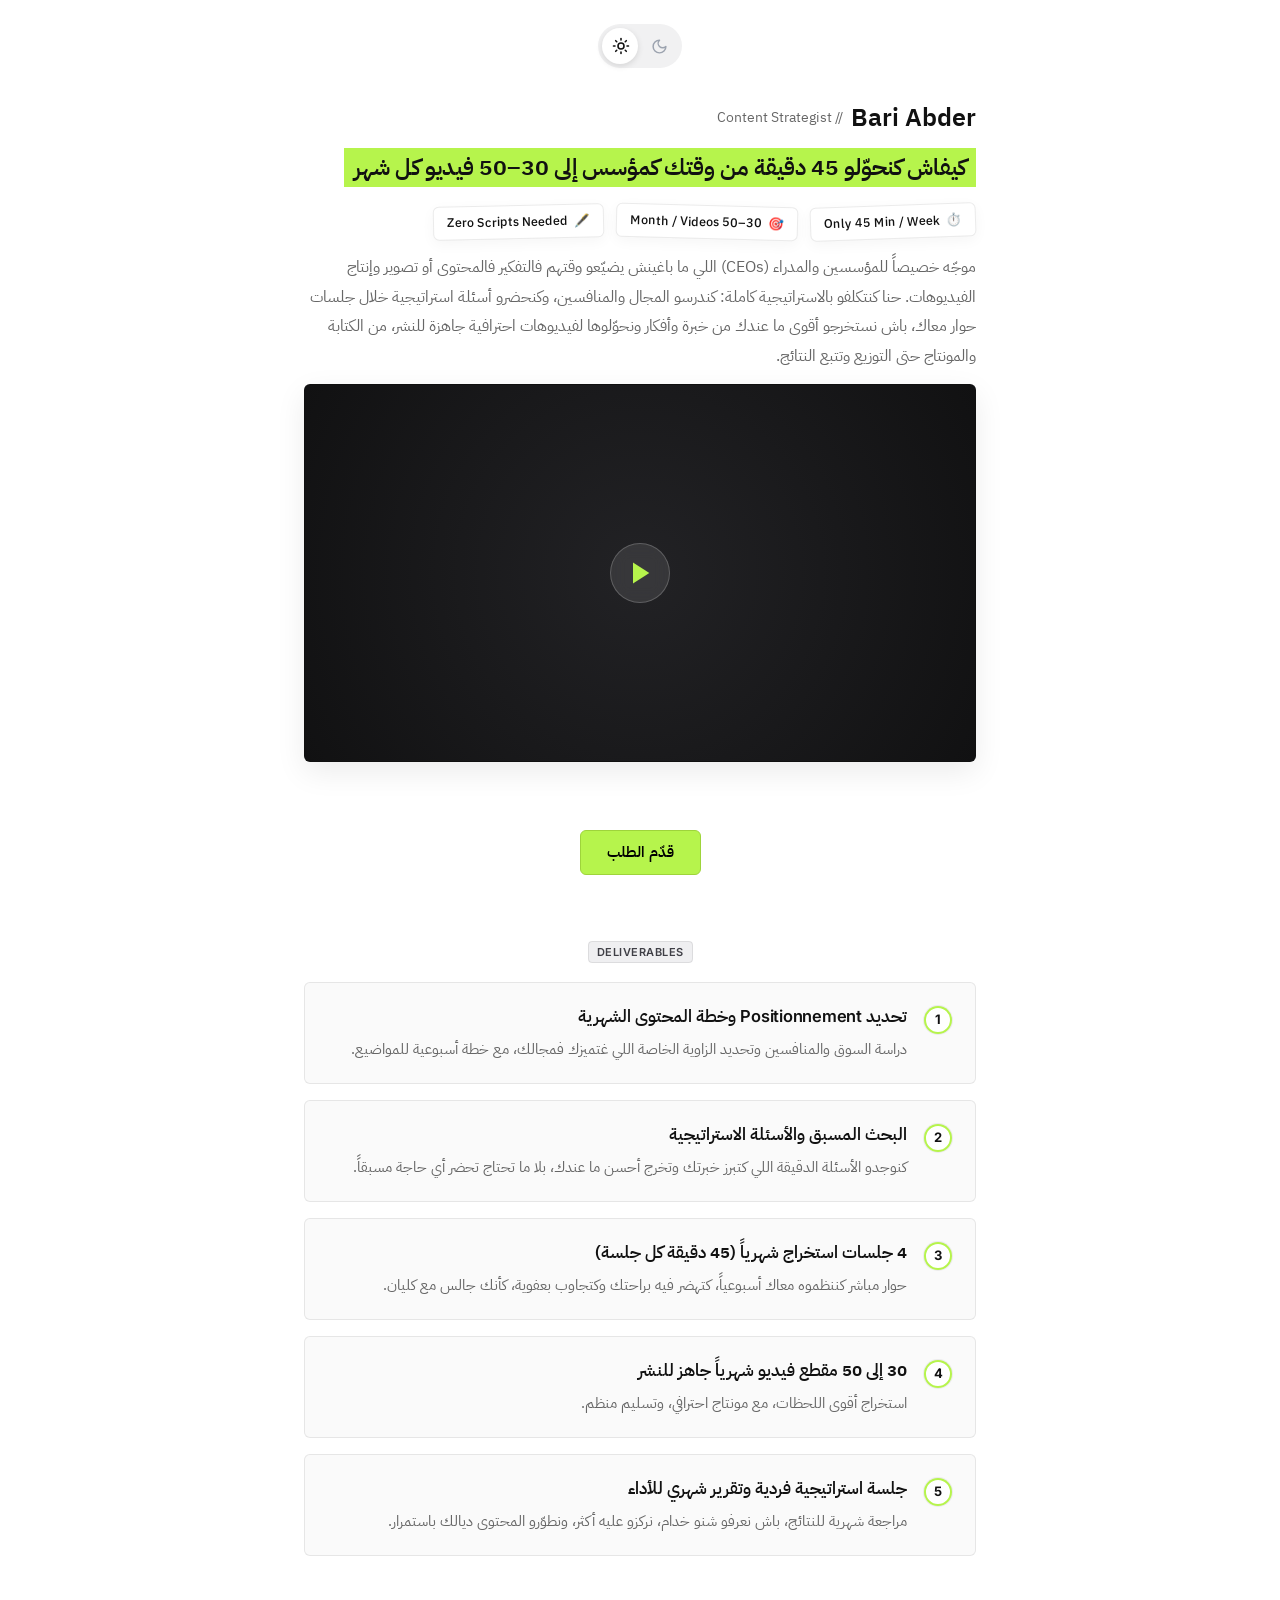
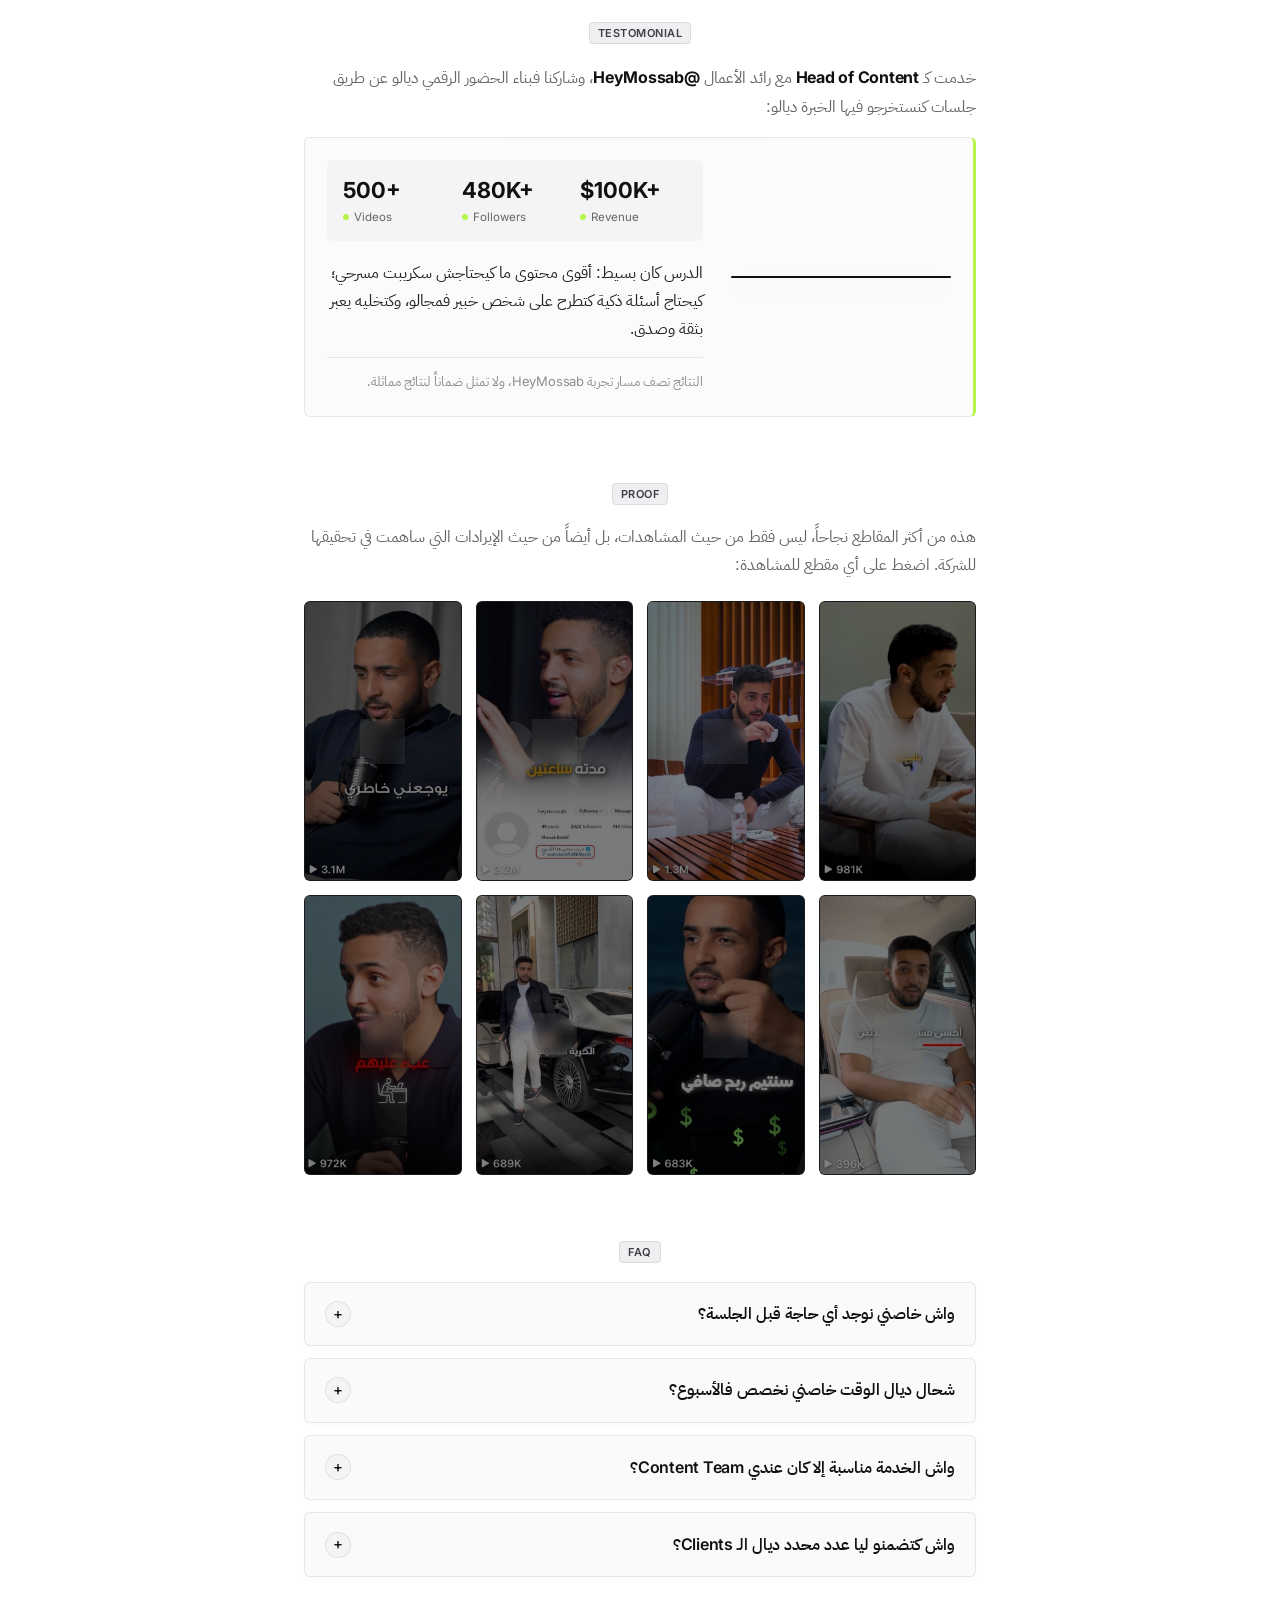
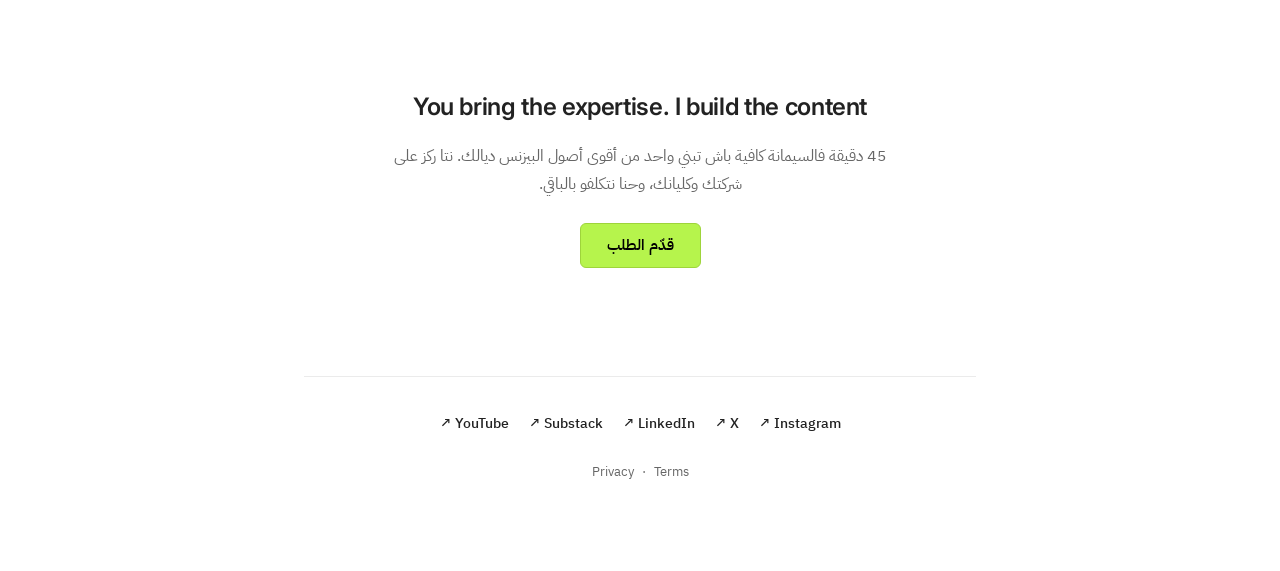
<file: index.html>
<!DOCTYPE html>
<html lang="ar" dir="rtl" class="scroll-smooth">

<head>
  <meta charset="UTF-8">
  <meta name="viewport" content="width=device-width, initial-scale=1.0">
  <title>Bari Abder . Content Strategist</title>
  <meta name="description" content="Turn your real-world expertise into an authority engine and inbound leads in just 45 minutes a week. Done-For-You personal branding by Bari Abder.">
  
<!-- Typography: IBM Plex Sans Arabic, Inter & Nanum Pen Script -->
  <link rel="preconnect" href="https://fonts.googleapis.com">
  <link rel="preconnect" href="https://fonts.gstatic.com" crossorigin>
  <link href="https://fonts.googleapis.com/css2?family=IBM+Plex+Sans+Arabic:wght@400;500;600&family=Inter:wght@400;500;600;700&family=Nanum+Pen+Script&display=swap" rel="stylesheet">
<script type="text/javascript">
    (function(c,l,a,r,i,t,y){
        c[a]=c[a]||function(){(c[a].q=c[a].q||[]).push(arguments)};
        t=l.createElement(r);t.async=1;t.src="https://www.clarity.ms/tag/"+i;
        y=l.getElementsByTagName(r)[0];y.parentNode.insertBefore(t,y);
    })(window, document, "clarity", "script", "xfxluvm6i1");
</script>
      <link rel="icon" type="image/png" href="fav-icon.png">

<link rel="stylesheet" href="style.css">
  <!-- Wistia Embedded Logic -->
  <script src="https://fast.wistia.com/player.js" async></script>
  <script src="https://fast.wistia.com/embed/5bd1e0alqr.js" async type="module"></script>
  <script src="https://fast.wistia.com/embed/9xo90klu92.js" async type="module"></script>

  
  <script>
  (function () {
    const saved = localStorage.getItem('theme-override');
    const hour = new Date().getHours();
    const isNight = hour >= 19 || hour < 7; // 7 PM (19:00) to 7 AM (06:59)
    const theme = saved || (isNight ? 'dark' : 'light');
    document.documentElement.setAttribute('data-theme', theme);
  })();
</script>
</head>
<body>


  

  <!-- TOP CENTER THEME TOGGLE -->
<div class="theme-toggle-wrapper">
  <button
    type="button"
    id="themeToggle"
    class="theme-pill"
    aria-label="Toggle Light and Dark Mode"
    dir="ltr"
  >
    <span class="theme-thumb" aria-hidden="true"></span>

    <!-- Sun Icon -->
    <span class="theme-icon sun-icon" aria-hidden="true">
      <svg width="18" height="18" viewBox="0 0 24 24" fill="none" stroke="currentColor" stroke-width="2.1" stroke-linecap="round" stroke-linejoin="round">
        <circle cx="12" cy="12" r="4"></circle>
        <path d="M12 2v2"></path>
        <path d="M12 20v2"></path>
        <path d="m4.93 4.93 1.41 1.41"></path>
        <path d="m17.66 17.66 1.41 1.41"></path>
        <path d="M2 12h2"></path>
        <path d="M20 12h2"></path>
        <path d="m6.34 17.66-1.41 1.41"></path>
        <path d="m19.07 4.93-1.41 1.41"></path>
      </svg>
    </span>

    <!-- Moon Icon -->
    <span class="theme-icon moon-icon" aria-hidden="true">
      <svg width="17" height="17" viewBox="0 0 24 24" fill="none" stroke="currentColor" stroke-width="2.1" stroke-linecap="round" stroke-linejoin="round">
        <path d="M12 3a6 6 0 0 0 9 9 9 9 0 1 1-9-9Z"></path>
      </svg>
    </span>
  </button>
</div>

  <!-- =======================================================================
       MAIN CONTAINER (720px Column)
       ======================================================================= -->
  <main class="main-wrapper">

    <!-- 1. HERO / POSITIONING BLOCK -->
    <section class="hero-section" aria-label="Introduction">
      <div class="hero-identity-row">
        <h1 class="hero-name">
          <span>Bari Abder</span>
          <span style="font-size: 14px; font-weight: 400; color: var(--text-muted);">// Content Strategist</span>
        </h1>
        
      </div>

      <p class="hero-headline">
<span class="headline-highlight">كيفاش كنحوّلو 45 دقيقة من وقتك كمؤسس إلى 30–50 فيديو كل شهر</span>      </p>

      <!-- Tilted Sticker Accents -->
      <div class="hero-stickers-row">
        <div class="tilted-sticker sticker-1">
          <span>⏱️</span> Only 45 Min / Week
        </div>
        <div class="tilted-sticker sticker-2">
          <span>🎯</span> 30–50 Month / Videos
        </div>
        <div class="tilted-sticker sticker-3">
          <span>🖋️</span> Zero Scripts Needed
        </div>
      </div>

      <p class="hero-subtag">
       موجّه خصيصاً للمؤسسين والمدراء (CEOs) اللي ما باغينش يضيّعو وقتهم فالتفكير فالمحتوى أو تصوير وإنتاج الفيديوهات. حنا كنتكلفو بالاستراتيجية كاملة: كندرسو المجال والمنافسين، وكنحضرو أسئلة استراتيجية خلال جلسات حوار معاك، باش نستخرجو أقوى ما عندك من خبرة وأفكار ونحوّلوها لفيديوهات احترافية جاهزة للنشر، من الكتابة والمونتاج حتى التوزيع وتتبع النتائج.
      </p>


    </section>

    <!-- 2. WISTIA VIDEO PLACEHOLDER BLOCK (Replaces Pillars with 16:9 Video Rectangle) -->
    
      <!-- Wistia Video 16:9 Rectangle Block (Same size & aesthetic as offer cards) -->
      <!-- TO CHANGE VIDEO ID: replace '5bd1e0alqr' in the media-id attribute and in the <head> script tag -->
      <div class="video-wrapper-16-9">
        <div class="video-placeholder-backdrop" aria-hidden="true">
          <div class="play-button-icon">
            <svg width="28" height="28" viewBox="0 0 24 24" fill="#B6F44C">
              <polygon points="6 3 20 12 6 21 6 3"></polygon>
            </svg>
          </div>
        </div>
        <wistia-player media-id="5bd1e0alqr" aspect="1.7777777777777777"></wistia-player>
      </div>

      <div style="text-align: center;">
        <button type="button" onclick="openBookingModal()" class="btn-primary" style="font-size: 15px; padding: 11px 26px;">قدّم الطلب</button>
      </div>

    <!-- 3. WHAT YOU GET // DELIVERABLES (شنو كتاخد بالضبط - Word for Word) -->
    <section aria-label="شنو كتاخد بالضبط" dir="rtl">
      <div class="section-eyebrow" style="display:block; text-align:center;">
        <span class="eyebrow-badge">Deliverables</span>
      </div>


      <ul class="deliverables-list">
        <li class="deliverables-item">
          <span class="deliverables-dot">1</span>
          <div>
            <div class="deliverables-title">تحديد <span class="en">Positionnement</span> وخطة المحتوى الشهرية</div>
            <div class="deliverables-desc">دراسة السوق والمنافسين وتحديد الزاوية الخاصة اللي غتميزك فمجالك، مع خطة أسبوعية للمواضيع.</div>
          </div>
        </li>
        <li class="deliverables-item">
          <span class="deliverables-dot">2</span>
          <div>
            <div class="deliverables-title">البحث المسبق والأسئلة الاستراتيجية</div>
            <div class="deliverables-desc">كنوجدو الأسئلة الدقيقة اللي كتبرز خبرتك وتخرج أحسن ما عندك، بلا ما تحتاج تحضر أي حاجة مسبقاً.</div>
          </div>
        </li>
        <li class="deliverables-item">
          <span class="deliverables-dot">3</span>
          <div>
            <div class="deliverables-title">4 جلسات استخراج شهرياً (45 دقيقة كل جلسة)</div>
            <div class="deliverables-desc">حوار مباشر كننظموه معاك أسبوعياً، كتهضر فيه براحتك وكتجاوب بعفوية، كأنك جالس مع كليان.</div>
          </div>
        </li>
        <li class="deliverables-item">
          <span class="deliverables-dot">4</span>
          <div>
            <div class="deliverables-title">30 إلى 50 مقطع فيديو شهرياً جاهز للنشر</div>
            <div class="deliverables-desc">استخراج أقوى اللحظات، مع مونتاج احترافي، وتسليم منظم.</div>
          </div>
        </li>
        <li class="deliverables-item">
          <span class="deliverables-dot">5</span>
          <div>
            <div class="deliverables-title">جلسة استراتيجية فردية وتقرير شهري للأداء</div>
            <div class="deliverables-desc">مراجعة شهرية للنتائج، باش نعرفو شنو خدام، نركزو عليه أكثر، ونطوّرو المحتوى ديالك باستمرار.</div>
          </div>
        </li>
      </ul>
    </section>

    <!-- 4. REAL PROOF // HEYMOSSAB BLOCK (Word for Word) -->
    <section aria-label="The 45 Method فالواقع" dir="rtl">
      <div class="section-eyebrow"style="display:block;text-align:center;">
        <span class="eyebrow-badge">Testomonial</span>
      </div>

      <p style="color: var(--text-muted); font-size: 16px; margin-bottom: 16px; line-height: 1.8;">
        خدمت كـ <strong style="color: var(--text-primary);" class="en">Head of Content</strong> مع رائد الأعمال <strong style="color: var(--text-primary);" class="en">@HeyMossab</strong>، وشاركنا فبناء الحضور الرقمي ديالو عن طريق جلسات كنستخرجو فيها الخبرة ديالو:
      </p>

      <div class="proof-card" style="border-right: 3px solid var(--accent-brand); border-left: 1px solid var(--border-light);">
        <div class="proof-grid">
          <div class="proof-video-frame">
            <wistia-player media-id="9xo90klu92" aspect="0.8"></wistia-player>
          </div>

          <div>
            <div class="stats-row" dir="ltr">
              <div>
                <div class="stat-number">500+</div>
                <div class="stat-label">Videos</div>
              </div>
              <div>
                <div class="stat-number">480K+</div>
                <div class="stat-label">Followers</div>
              </div>
              <div>
                <div class="stat-number">$100K+</div>
                <div class="stat-label">Revenue</div>
              </div>
            </div>

            <p style="color: var(--text-body); font-size: 15.5px; margin-bottom: 14px; line-height: 1.8;">
              الدرس كان بسيط: أقوى محتوى ما كيحتاجش سكريبت مسرحي؛ كيحتاج أسئلة ذكية كتطرح على شخص خبير فمجالو، وكتخليه يعبر بثقة وصدق.
            </p>
            <div class="proof-disclaimer" style="font-size: 13px; color: var(--text-dim);">
              النتائج تصف مسار تجربة <span class="en">HeyMossab</span>، ولا تمثل ضماناً لنتائج مماثلة.
            </div>
          </div>
        </div>
      </div>
    </section>

    <!-- 5. VIRAL REELS GALLERY // نماذج من الفيديوهات اللي حققت انتشار -->
    <section aria-label="نماذج من الفيديوهات" dir="rtl">
      <div class="section-eyebrow"style="display:block;text-align:center;">
      
        <span class="eyebrow-badge">Proof</span>
      </div>

      <p style="color: var(--text-muted); font-size: 15.5px; margin-bottom: 22px; line-height: 1.8;">
        هذه من أكثر المقاطع نجاحاً، ليس فقط من حيث المشاهدات، بل أيضاً من حيث الإيرادات التي ساهمت في تحقيقها للشركة. اضغط على أي مقطع للمشاهدة:
      </p>

      <!-- 8 Viral Reel Cards Grid -->
      <div class="reels-grid" dir="ltr">
        <!-- Reel 1 -->
        <a href="https://www.instagram.com/listentomocast/reel/CzmCxbLNF3N/" target="_blank" rel="noopener noreferrer" class="reel-card" aria-label="Watch Viral Reel 1">
          <img src="1.webp" alt="Viral Reel 1 Preview" class="reel-bg-img" loading="lazy">
          <div class="reel-center-play">
            <svg width="18" height="18" viewBox="0 0 24 24" fill="#ffffff"><polygon points="6 3 20 12 6 21 6 3"></polygon></svg>
          </div>
        </a>

        <!-- Reel 2 -->
        <a href="https://www.instagram.com/listentomocast/reel/C3sUO_nNaJ1/" target="_blank" rel="noopener noreferrer" class="reel-card" aria-label="Watch Viral Reel 2">
          <img src="2.webp" alt="Viral Reel 2 Preview" class="reel-bg-img" loading="lazy">
          <div class="reel-center-play">
            <svg width="18" height="18" viewBox="0 0 24 24" fill="#ffffff"><polygon points="6 3 20 12 6 21 6 3"></polygon></svg>
          </div>
        </a>

        <!-- Reel 3 -->
        <a href="https://www.instagram.com/listentomocast/reel/C92xQi-tTWN/" target="_blank" rel="noopener noreferrer" class="reel-card" aria-label="Watch Viral Reel 3">
          <img src="3.webp" alt="Viral Reel 3 Preview" class="reel-bg-img" loading="lazy">
          <div class="reel-center-play">
            <svg width="18" height="18" viewBox="0 0 24 24" fill="#ffffff"><polygon points="6 3 20 12 6 21 6 3"></polygon></svg>
          </div>
        </a>

        <!-- Reel 4 -->
        <a href="https://www.instagram.com/listentomocast/reel/C61oQqPNBMu/" target="_blank" rel="noopener noreferrer" class="reel-card" aria-label="Watch Viral Reel 4">
          <img src="4.webp" alt="Viral Reel 4 Preview" class="reel-bg-img" loading="lazy">
          <div class="reel-center-play">
            <svg width="18" height="18" viewBox="0 0 24 24" fill="#ffffff"><polygon points="6 3 20 12 6 21 6 3"></polygon></svg>
          </div>
        </a>

        <!-- Reel 5 -->
        <a href="https://www.instagram.com/listentomocast/reel/C2hr_ibNJGO/" target="_blank" rel="noopener noreferrer" class="reel-card" aria-label="Watch Viral Reel 5">
          <img src="5.webp" alt="Viral Reel 5 Preview" class="reel-bg-img" loading="lazy">
          <div class="reel-center-play">
            <svg width="18" height="18" viewBox="0 0 24 24" fill="#ffffff"><polygon points="6 3 20 12 6 21 6 3"></polygon></svg>
          </div>
        </a>

        <!-- Reel 6 -->
        <a href="https://www.instagram.com/listentomocast/reel/C69a12PtpEW/" target="_blank" rel="noopener noreferrer" class="reel-card" aria-label="Watch Viral Reel 6">
          <img src="6.webp" alt="Viral Reel 6 Preview" class="reel-bg-img" loading="lazy">
          <div class="reel-center-play">
            <svg width="18" height="18" viewBox="0 0 24 24" fill="#ffffff"><polygon points="6 3 20 12 6 21 6 3"></polygon></svg>
          </div>
        </a>

        <!-- Reel 7 -->
        <a href="https://www.instagram.com/listentomocast/reel/Cya7slStvdF/" target="_blank" rel="noopener noreferrer" class="reel-card" aria-label="Watch Viral Reel 7">
          <img src="7.webp" alt="Viral Reel 7 Preview" class="reel-bg-img" loading="lazy">
          <div class="reel-center-play">
            <svg width="18" height="18" viewBox="0 0 24 24" fill="#ffffff"><polygon points="6 3 20 12 6 21 6 3"></polygon></svg>
          </div>
        </a>

        <!-- Reel 8 -->
        <a href="https://www.instagram.com/listentomocast/reel/C-Qg9ZlN_tA/" target="_blank" rel="noopener noreferrer" class="reel-card" aria-label="Watch Viral Reel 8">
          <img src="8.webp" alt="Viral Reel 8 Preview" class="reel-bg-img" loading="lazy">
          <div class="reel-center-play">
            <svg width="18" height="18" viewBox="0 0 24 24" fill="#ffffff"><polygon points="6 3 20 12 6 21 6 3"></polygon></svg>
          </div>
        </a>
      </div>
    </section>

    <!-- 6. QUESTIONS // الأسئلة الشائعة (Word for Word using Native <details>) -->
    <section aria-label="الأسئلة الشائعة" dir="rtl">
      <div class="section-eyebrow"style="display:block;text-align:center;">
        <span class="eyebrow-badge">FAQ</span>
      </div>

      <div class="faq-accordion">

        <details class="faq-item">
          <summary class="faq-trigger">
            <span>واش خاصني نوجد أي حاجة قبل الجلسة؟</span>
            <span class="faq-icon">+</span>
          </summary>
          <div class="faq-answer">
            نهائياً. حنا كنتكلفو بالبحث المسبق وتحضير المواضيع والأسئلة الاستراتيجية. نتا كتدخل للمكالمة ببال مرتاح باش تشارك خبرتك فقط.
          </div>
        </details>

        <details class="faq-item">
          <summary class="faq-trigger">
            <span>شحال ديال الوقت خاصني نخصص فالأسبوع؟</span>
            <span class="faq-icon">+</span>
          </summary>
          <div class="faq-answer">
            45 دقيقة فقط فالسيمانة لمكالمة الاستخراج، وحنا كنتكلفو بالإنتاج، المونتاج والتسليم الكامل.
          </div>
        </details>

        <details class="faq-item">
          <summary class="faq-trigger">
            <span>واش الخدمة مناسبة إلا كان عندي <span class="en">Content Team</span>؟</span>
            <span class="faq-icon">+</span>
          </summary>
          <div class="faq-answer">
            نعم. نقدرو نخدمو مع الفريق ديالك؛ كنتكلفو بالاستراتيجية وبجلسات استخراج المحتوى وصياغة الأفكار، وفريقك يكمل مراحل النشر والجدولة.
          </div>
        </details>

        <details class="faq-item">
          <summary class="faq-trigger">
            <span>واش كتضمنو ليا عدد محدد ديال الـ <span class="en">Clients</span>؟</span>
            <span class="faq-icon">+</span>
          </summary>
          <div class="faq-answer">
            ما كنبيعوش أوهام: ما كنضمنوش رقم إيرادات معين. اللي كنقدمو ليك هو <span class="en">System</span> منظم كيبني حضور رقمي رصين، <span class="en">Positioning</span> حاد فالسوق، ومحتوى كيخلي جمهورك يفهم قيمتك ويثق فخدمتك.
          </div>
        </details>
      </div>
    </section>

    <!-- 7. FINAL SIGNATURE CTA -->
    <section aria-label="Final CTA">
      <div class="surface-card" style="text-align: center; padding: 40px 24px; border-radius: var(--radius-sm);">
        <h2 style="font-size: 24px; font-weight: 600; margin-bottom: 12px; letter-spacing: -0.02em;">
          <span class="headline-green en">You bring the expertise. I build the content</span>
        </h2>
        <p style="color: var(--text-muted); max-width: 520px; margin: 0 auto 24px; font-size: 16px; line-height: 1.8;">
          45 دقيقة فالسيمانة كافية باش تبني واحد من أقوى أصول البيزنس ديالك. نتا ركز على شركتك وكليانك، وحنا نتكلفو بالباقي.
        </p>
         <div style="text-align: center; margin-top: 1px;">
        <button type="button" onclick="openBookingModal()" class="btn-primary" style="font-size: 15px; padding: 11px 26px;">قدّم الطلب</button>
      </div>
      </div>
    </section>

    

    <!-- 9. FOOTER WITH 15-ICON RIBBON & VERIFIED LINKS -->
    <footer id="contact" class="footer-section">
     
      

      <div class="social-links-row">
      
        <a href="https://instagram.com/bariabder" target="_blank" rel="noopener noreferrer" class="social-link">Instagram ↗</a>
        <a href="https://x.com/bariabder" target="_blank" rel="noopener noreferrer" class="social-link">X ↗</a>
        <a href="https://linkedin.com/in/bariabder" target="_blank" rel="noopener noreferrer" class="social-link">LinkedIn ↗</a>
        <a href="https://bariabder.substack.com" target="_blank" rel="noopener noreferrer" class="social-link">Substack ↗</a>
        <a href="https://www.youtube.com/@bariabder" target="_blank" rel="noopener noreferrer" class="social-link">YouTube ↗</a>
      </div>

      <!-- Legal Links -->
      <div class="footer-legal" style="display: flex; gap: 8px; font-size: 13px; color: var(--text-muted);">
        <a href="https://www.bariabder.com/Terms-of-Service">Terms</a>
        <span>·</span>
        <a href="https://www.bariabder.com/privacy">Privacy</a>
      </div>

      

      
    </footer>

  </main>

  
<!-- REEL PREVIEW MODAL (Dynamic Instagram Embed) -->
  <div id="reelPreviewModal" class="modal-backdrop">
    <div class="reel-modal-sheet">
      <div class="reel-modal-header">
        <span class="reel-modal-badge">Reel Preview</span>
        <button type="button" onclick="closeReelModal()" class="reel-close-btn" aria-label="إغلاق المعاينة">✕</button>
      </div>

      <div class="reel-iframe-container">
        <iframe id="reelEmbedIframe" src="" allow="autoplay; clipboard-write; encrypted-media; picture-in-picture; web-share" allowfullscreen></iframe>
      </div>

      <a id="reelExternalLink" href="#" target="_blank" rel="noopener noreferrer" class="reel-external-btn">
        <span>فتح في تطبيق <span class="en">Instagram</span></span>
        <span class="en">↗</span>
      </a>
    </div>
  </div>

  <!-- BOOKING MODAL -->
  <div id="bookingModal" class="modal-backdrop">
    <div class="modal-sheet">
      <button type="button" onclick="closeBookingModal()" class="modal-close" aria-label="إغلاق">✕</button>

      <div class="flow-progress-bar">
        <div id="formProgress" class="flow-progress-fill"></div>
      </div>

      <form id="otmMultiStepForm" novalidate>

        <!-- 1. معلومات التواصل -->
        <div class="form-step active" data-step="1">
          <span class="step-num">01 / 08</span>
          <h3 class="step-question">كيفاش نقدرو نتواصلو معاك؟</h3>
          
          <div class="inputs-group">
            <div class="input-field">
              <label for="fullName">الاسم الكامل (Full Name) *</label>
              <input type="text" id="fullName" name="fullName" required placeholder="مثال: أحمد">
            </div>

            <div class="input-field">
              <label for="phone">رقم الـ WhatsApp *</label>
              <input type="tel" id="phone" name="phone" required placeholder="0650-123456" dir="ltr">
            </div>
          </div>

          <div class="step-nav" style="justify-content: flex-end;">
            <button type="button" class="btn-primary" onclick="validateContactAndNext()">التالي ←</button>
          </div>
        </div>

        <!-- 2. المجال -->
        <div class="form-step" data-step="2">
          <span class="step-num">02 / 08</span>
          <h3 class="step-question">شنو المجال ديالك؟</h3>
          
          <div class="choice-group">
            <label class="choice-card">
              <input type="radio" name="niche" value="Coaching / Consulting" onchange="nextStep()">
              <span class="choice-box">
                <span class="choice-key">A</span>
                <span class="choice-label">Coaching / Consulting</span>
              </span>
            </label>

            <label class="choice-card">
              <input type="radio" name="niche" value="Finance / Business" onchange="nextStep()">
              <span class="choice-box">
                <span class="choice-key">B</span>
                <span class="choice-label">Finance / Business</span>
              </span>
            </label>

            <label class="choice-card">
              <input type="radio" name="niche" value="E-commerce" onchange="nextStep()">
              <span class="choice-box">
                <span class="choice-key">C</span>
                <span class="choice-label">E-commerce</span>
              </span>
            </label>

            <label class="choice-card">
              <input type="radio" name="niche" value="Education" onchange="nextStep()">
              <span class="choice-box">
                <span class="choice-key">D</span>
                <span class="choice-label">Education</span>
              </span>
            </label>

            <label class="choice-card">
              <input type="radio" name="niche" value="Other" onchange="nextStep()">
              <span class="choice-box">
                <span class="choice-key">E</span>
                <span class="choice-label">مجال آخر (Other)</span>
              </span>
            </label>
          </div>

          <div class="step-nav">
            <button type="button" class="btn-step-back" onclick="prevStep()">الرجوع</button>
          </div>
        </div>

        <!-- 3. الحضور الحالي -->
        <div class="form-step" data-step="3">
          <span class="step-num">03 / 08</span>
          <h3 class="step-question">واش عندك حالياً حضور على السوشيال ميديا؟</h3>
          
          <div class="choice-group">
            <label class="choice-card">
              <input type="radio" name="currentPresence" value="Yes, active audience" onchange="nextStep()">
              <span class="choice-box">
                <span class="choice-key">A</span>
                <span class="choice-label">نعم، وعندي جمهور نشيط</span>
              </span>
            </label>

            <label class="choice-card">
              <input type="radio" name="currentPresence" value="Yes, irregular posting" onchange="nextStep()">
              <span class="choice-box">
                <span class="choice-key">B</span>
                <span class="choice-label">نعم، ولكن النشر غير منتظم</span>
              </span>
            </label>

            <label class="choice-card">
              <input type="radio" name="currentPresence" value="Have accounts, no posting" onchange="nextStep()">
              <span class="choice-box">
                <span class="choice-key">C</span>
                <span class="choice-label">عندي حسابات ولكن ما كننشرش</span>
              </span>
            </label>

            <label class="choice-card">
              <input type="radio" name="currentPresence" value="No, not started yet" onchange="nextStep()">
              <span class="choice-box">
                <span class="choice-key">D</span>
                <span class="choice-label">لا، باقي ما بديتش</span>
              </span>
            </label>
          </div>

          <div class="step-nav">
            <button type="button" class="btn-step-back" onclick="prevStep()">الرجوع</button>
          </div>
        </div>

        <!-- 4. أكبر عائق -->
        <div class="form-step" data-step="4">
          <span class="step-num">04 / 08</span>
          <h3 class="step-question">شنو هو أكبر عائق كيمنعك تنشر المحتوى بانتظام؟</h3>
          
          <div class="choice-group">
            <label class="choice-card">
              <input type="radio" name="biggestObstacle" value="No time" onchange="nextStep()">
              <span class="choice-box">
                <span class="choice-key">A</span>
                <span class="choice-label">ما عنديش الوقت الكافي</span>
              </span>
            </label>

            <label class="choice-card">
              <input type="radio" name="biggestObstacle" value="Camera difficulty" onchange="nextStep()">
              <span class="choice-box">
                <span class="choice-key">B</span>
                <span class="choice-label">كنلقى صعوبة فالتصوير أو الهضرة قدام الكاميرا</span>
              </span>
            </label>

            <label class="choice-card">
              <input type="radio" name="biggestObstacle" value="Topic ideation" onchange="nextStep()">
              <span class="choice-box">
                <span class="choice-key">C</span>
                <span class="choice-label">ما عارفش على شنو نهضر</span>
              </span>
            </label>

            <label class="choice-card">
              <input type="radio" name="biggestObstacle" value="No clear strategy" onchange="nextStep()">
              <span class="choice-box">
                <span class="choice-key">D</span>
                <span class="choice-label">ما عنديش استراتيجية واضحة للمحتوى</span>
              </span>
            </label>

            <label class="choice-card">
              <input type="radio" name="biggestObstacle" value="Other" onchange="nextStep()">
              <span class="choice-box">
                <span class="choice-key">E</span>
                <span class="choice-label">عائق آخر (Other)</span>
              </span>
            </label>
          </div>

          <div class="step-nav">
            <button type="button" class="btn-step-back" onclick="prevStep()">الرجوع</button>
          </div>
        </div>

        <!-- 5. الهدف خلال 6 أشهر -->
        <div class="form-step" data-step="5">
          <span class="step-num">05 / 08</span>
          <h3 class="step-question">شنو بغيتي تحقق بالمحتوى خلال 6 أشهر الجايين؟</h3>
          
          <div class="choice-group">
            <label class="choice-card">
              <input type="radio" name="goal" value="High quality clients" onchange="nextStep()">
              <span class="choice-box">
                <span class="choice-key">A</span>
                <span class="choice-label">نجيب كليان أكثر بجودة عالية</span>
              </span>
            </label>

            <label class="choice-card">
              <input type="radio" name="goal" value="Grow audience" onchange="nextStep()">
              <span class="choice-box">
                <span class="choice-key">B</span>
                <span class="choice-label">نكبر الحساب ديالي والجمهور</span>
              </span>
            </label>

            <label class="choice-card">
              <input type="radio" name="goal" value="Authority in industry" onchange="nextStep()">
              <span class="choice-box">
                <span class="choice-key">C</span>
                <span class="choice-label">نبني المصداقية ونولي معروف فالمجال ديالي</span>
              </span>
            </label>

            <label class="choice-card">
              <input type="radio" name="goal" value="Build Personal Brand" onchange="nextStep()">
              <span class="choice-box">
                <span class="choice-key">D</span>
                <span class="choice-label">نبني براند شخصي رصين (Personal Brand)</span>
              </span>
            </label>
          </div>

          <div class="step-nav">
            <button type="button" class="btn-step-back" onclick="prevStep()">الرجوع</button>
          </div>
        </div>

        <!-- 6. تخصيص 45 دقيقة -->
        <div class="form-step" data-step="6">
          <span class="step-num">06 / 08</span>
          <h3 class="step-question">واش مسالي تخصص 45 دقيقة كل أسبوع لمكالمة معانا؟</h3>
          <p class="step-hint">هادي هي المكالمة الوحيدة اللي كنستعملوها فاستخراج وصناعة المحتوى ديالك كامل.</p>
          
          <div class="choice-group">
            <label class="choice-card">
              <input type="radio" name="commitment45" value="Yes, available" onchange="nextStep()">
              <span class="choice-box">
                <span class="choice-key">A</span>
                <span class="choice-label">نعم، مستعد ومسالي</span>
              </span>
            </label>

            <label class="choice-card">
              <input type="radio" name="commitment45" value="Need to organize time" onchange="nextStep()">
              <span class="choice-box">
                <span class="choice-key">B</span>
                <span class="choice-label">خاصني نرتب وقتي ولكن ممكن</span>
              </span>
            </label>
          </div>

          <div class="step-nav">
            <button type="button" class="btn-step-back" onclick="prevStep()">الرجوع</button>
          </div>
        </div>

        <!-- 7. الميزانية -->
        <div class="form-step" data-step="7">
          <span class="step-num">07 / 08</span>
          <h3 class="step-question">شحال الميزانية الشهرية تقدر تخصص لنظام صناعة المحتوى بحال هادا؟</h3>
          <p class="step-hint">حرّك المؤشر لاختيار الميزانية المناسبة ليك:</p>

          <div class="slider-container">
            <div class="slider-display">
              <span id="budgetValue">6,000</span> <span class="currency">DH / شهر</span>
            </div>
            <input type="range" id="budgetSlider" name="budget" min="3000" max="15000" step="1000" value="6000" oninput="updateBudgetValue(this.value)">
            <div class="slider-bounds">
              <span>+15,000 DH</span>
              <span>6,000 DH</span>
              <span>3,000 DH</span>
            </div>
          </div>

          <div class="step-nav space-between">
            <button type="button" class="btn-step-back" onclick="prevStep()">الرجوع</button>
            <button type="button" class="btn-primary" onclick="nextStep()">التالي ←</button>
          </div>
        </div>

        <!-- 8. تاريخ البدء -->
        <div class="form-step" data-step="8">
          <span class="step-num">08 / 08</span>
          <h3 class="step-question">فوقاش مستعد تبدا معانا؟</h3>
          
          <div class="choice-group">
            <label class="choice-card">
              <input type="radio" name="timeline" value="Immediately (This week)" onchange="enableSubmitButton()">
              <span class="choice-box">
                <span class="choice-key">A</span>
                <span class="choice-label">مستعد دابا (هاد السيمانة)</span>
              </span>
            </label>

            <label class="choice-card">
              <input type="radio" name="timeline" value="Within 2-3 weeks" onchange="enableSubmitButton()">
              <span class="choice-box">
                <span class="choice-key">B</span>
                <span class="choice-label">خلال الأسبوعين أو 3 أسابيع الجايين</span>
              </span>
            </label>

            <label class="choice-card">
              <input type="radio" name="timeline" value="Next month" onchange="enableSubmitButton()">
              <span class="choice-box">
                <span class="choice-key">C</span>
                <span class="choice-label">الشهر القادم إن شاء الله</span>
              </span>
            </label>

            <label class="choice-card">
              <input type="radio" name="timeline" value="Just exploring" onchange="enableSubmitButton()">
              <span class="choice-box">
                <span class="choice-key">D</span>
                <span class="choice-label">كنكتشف فقط الخدمة حالياً</span>
              </span>
            </label>
          </div>

          <div class="step-nav space-between">
            <button type="button" class="btn-step-back" onclick="prevStep()">الرجوع</button>
            <button type="submit" id="submitFormBtn" class="btn-primary">تأكيد وإرسال الطلب</button>
          </div>
        </div>

        <!-- THANK YOU SCREEN -->
        <div class="form-step" id="thankYouStep">
          <div class="thank-you-box">
            <div class="success-checkmark">✓</div>
            <h3 class="thank-you-title">تم استلام طلبك بنجاح!</h3>
            <p class="thank-you-desc">
              شكراً لك. سجلنا كل المعطيات، وغادي نتواصلو معاك عبر الـ WhatsApp فهاد الـ 24 ساعة لترتيب مكالمة استكشافية.
            </p>
            <button type="button" class="btn-primary" onclick="closeBookingModal()">إغلاق</button>
          </div>
        </div>

      </form>
    </div>
  </div>
<script src="main.js"></script>
</body>
</html>
</file>
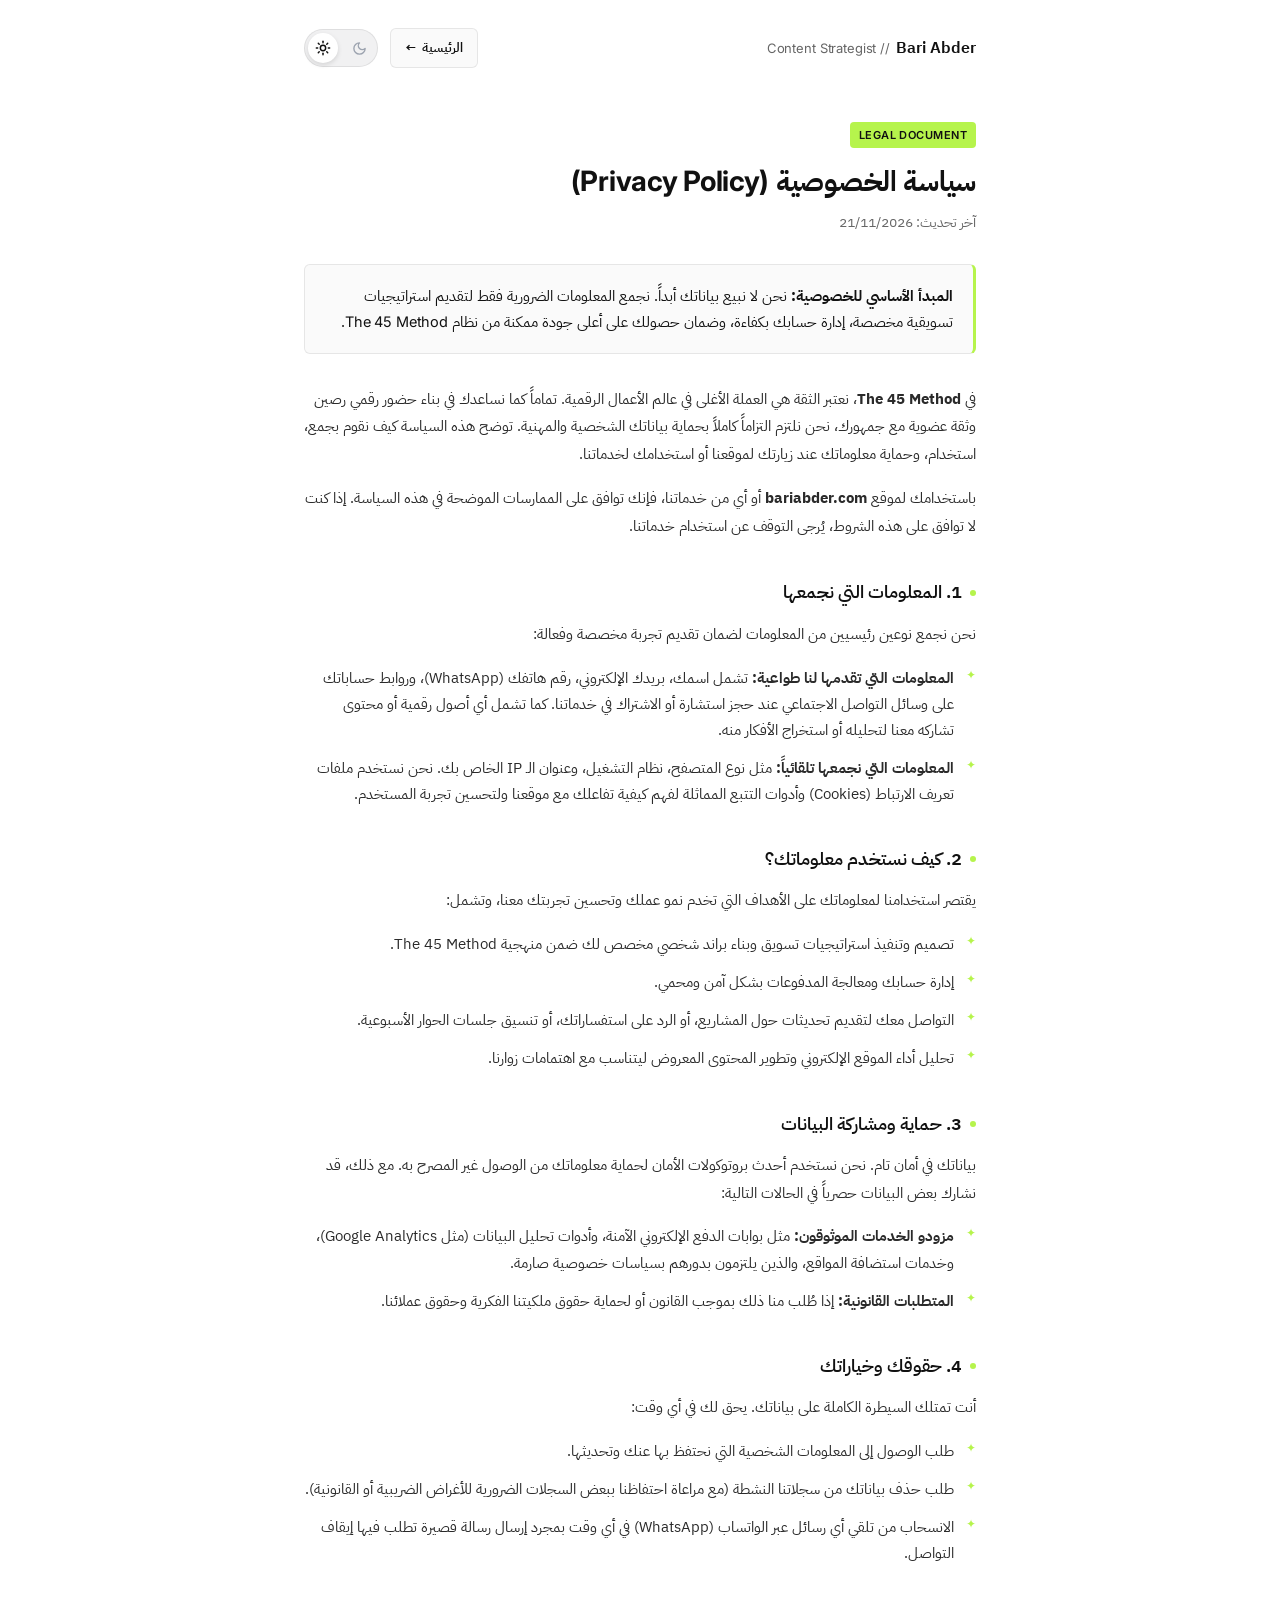
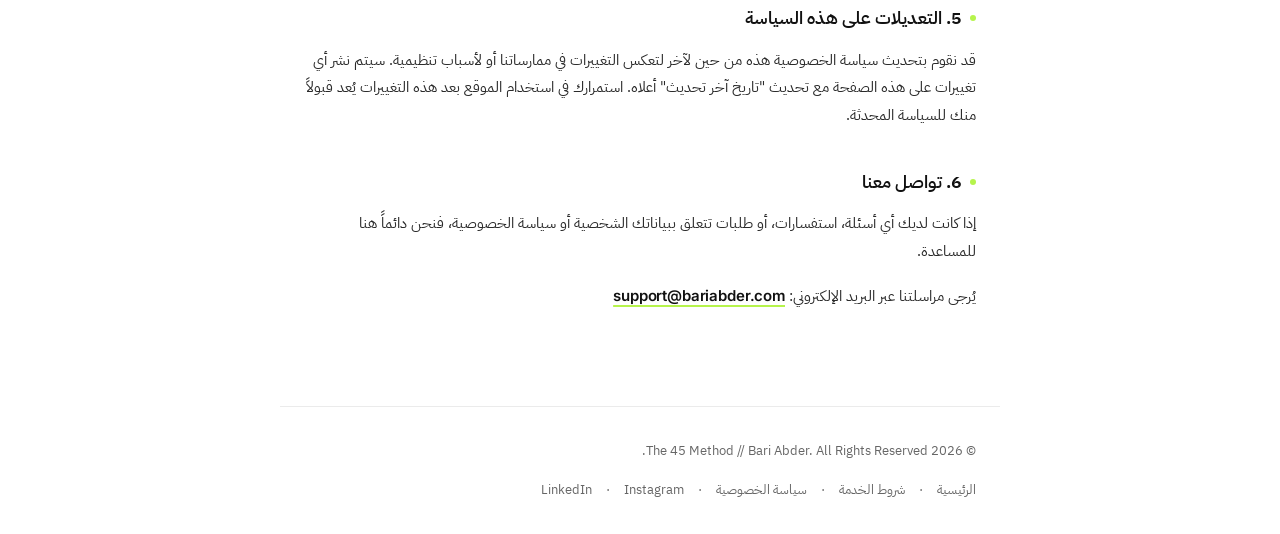
<file: privacy.html>
<!DOCTYPE html>
<html lang="ar" dir="rtl" class="scroll-smooth">
<head>
  <meta charset="UTF-8">
  <meta name="viewport" content="width=device-width, initial-scale=1.0">
  <title>سياسة الخصوصية (Privacy Policy) // The 45 Method — Bari Abder</title>
  <meta name="description" content="سياسة الخصوصية الخاصة بـ The 45 Method ورائد الأعمال Bari Abder. حماية بياناتك وأصولك الرقمية بأعلى معايير الأمان.">
  <link rel="icon" type="image/png" href="fav-icon.png">

  <!-- Typography: IBM Plex Sans Arabic & Inter -->
  <link rel="preconnect" href="https://fonts.googleapis.com">
  <link rel="preconnect" href="https://fonts.gstatic.com" crossorigin>
  <link href="https://fonts.googleapis.com/css2?family=IBM+Plex+Sans+Arabic:wght@400;500;600;700&family=Inter:wght@400;500;600;700&display=swap" rel="stylesheet">

  <script>
    (function () {
      const saved = localStorage.getItem('theme-override');
      const hour = new Date().getHours();
      const isNight = hour >= 19 || hour < 7;
      const theme = saved || (isNight ? 'dark' : 'light');
      document.documentElement.setAttribute('data-theme', theme);
    })();
  </script>

  <style>
    /* ==========================================================================
       DESIGN SYSTEM & CSS VARIABLES
       ========================================================================== */
    :root {
      --font-sans: 'IBM Plex Sans Arabic', 'Inter', -apple-system, BlinkMacSystemFont, 'Segoe UI', Roboto, sans-serif;
      --font-inter: 'Inter', system-ui, sans-serif;

      --bg-primary: #ffffff;
      --bg-card: #fafafa;
      --bg-card-hover: #f4f4f4;
      --text-primary: #111111;
      --text-body: #2a2a2a;
      --text-muted: #666666;
      --text-dim: #8e8e93;

      --accent-brand: #B6F44C;
      --accent-brand-dark: #416b08;
      --accent-brand-subtle: rgba(182, 244, 76, 0.16);
      --accent-brand-glow: rgba(182, 244, 76, 0.35);

      --border-light: rgba(0, 0, 0, 0.08);
      --border-subtle: rgba(0, 0, 0, 0.05);

      --max-width: 720px;
      --radius-sm: 6px;
      --radius-md: 12px;
      --transition-fast: 0.18s cubic-bezier(0.16, 1, 0.3, 1);
    }

    html[data-theme="dark"] {
      --bg-primary: #0C0C0C;
      --bg-card: #151517;
      --bg-card-hover: #1C1C1F;
      --text-primary: #F5F5F7;
      --text-body: #D1D1D6;
      --text-muted: #98989D;
      --text-dim: #7C7C80;
      --accent-brand-dark: #B6F44C;
      --accent-brand-subtle: rgba(182, 244, 76, 0.14);
      --border-light: rgba(255, 255, 255, 0.10);
      --border-subtle: rgba(255, 255, 255, 0.06);
    }

    *, *::before, *::after {
      box-sizing: border-box;
      margin: 0;
      padding: 0;
    }

    body {
      font-family: var(--font-sans);
      background-color: var(--bg-primary);
      color: var(--text-body);
      line-height: 1.85;
      letter-spacing: 0;
      transition: background-color 0.25s ease, color 0.25s ease;
      min-height: 100vh;
      display: flex;
      flex-direction: column;
    }

    .en {
      font-family: var(--font-inter);
      letter-spacing: -0.01em;
    }

    /* Top Navigation Bar */
    .top-nav {
      max-width: var(--max-width);
      width: 100%;
      margin: 0 auto;
      padding: 28px 24px 16px;
      display: flex;
      align-items: center;
      justify-content: space-between;
      gap: 16px;
    }

    .brand-title {
      font-size: 15.5px;
      font-weight: 600;
      color: var(--text-primary);
      text-decoration: none;
      display: flex;
      align-items: center;
      gap: 6px;
    }

    .brand-sub {
      font-size: 13px;
      font-weight: 400;
      color: var(--text-muted);
    }

    .top-actions {
      display: flex;
      align-items: center;
      gap: 12px;
    }

    .btn-back {
      display: inline-flex;
      align-items: center;
      gap: 6px;
      font-size: 13px;
      font-weight: 600;
      color: var(--text-primary);
      background: var(--bg-card);
      border: 1px solid var(--border-light);
      padding: 7px 14px;
      border-radius: var(--radius-sm);
      text-decoration: none;
      transition: all var(--transition-fast);
    }

    .btn-back:hover {
      border-color: var(--accent-brand);
      transform: translateY(-1px);
    }

    /* Theme Pill Switch */
    .theme-pill {
      position: relative;
      display: inline-flex;
      align-items: center;
      justify-content: space-between;
      width: 74px;
      height: 38px;
      padding: 3px;
      border-radius: 9999px;
      border: 1px solid var(--border-light);
      background: #F1F1F2;
      cursor: pointer;
      transition: background-color 0.25s ease, border-color 0.25s ease;
      -webkit-tap-highlight-color: transparent;
    }

    html[data-theme="dark"] .theme-pill {
      background: #1A1A1D;
      border-color: rgba(255, 255, 255, 0.12);
    }

    .theme-thumb {
      position: absolute;
      top: 3px;
      left: 3px;
      width: 30px;
      height: 30px;
      border-radius: 50%;
      background: #FFFFFF;
      box-shadow: 0 2px 5px rgba(0, 0, 0, 0.12);
      transition: transform 0.28s cubic-bezier(0.22, 1, 0.36, 1), background-color 0.25s ease;
    }

    html[data-theme="dark"] .theme-thumb {
      transform: translateX(36px);
      background: #0C0C0C;
      box-shadow: 0 2px 6px rgba(0, 0, 0, 0.5);
    }

    .theme-icon {
      position: relative;
      z-index: 1;
      width: 30px;
      height: 30px;
      display: inline-flex;
      align-items: center;
      justify-content: center;
      transition: color 0.25s ease;
    }

    .sun-icon { color: #111111; }
    .moon-icon { color: #9CA3AF; }
    html[data-theme="dark"] .sun-icon { color: #636366; }
    html[data-theme="dark"] .moon-icon { color: #B6F44C; }

    /* Main Content Wrapper */
    .legal-wrapper {
      max-width: var(--max-width);
      width: 100%;
      margin: 0 auto;
      padding: 36px 24px 80px 24px;
      flex: 1;
    }

    .badge-eyebrow {
      display: inline-block;
      font-family: var(--font-inter);
      font-size: 11px;
      font-weight: 600;
      text-transform: uppercase;
      letter-spacing: 0.04em;
      background: var(--accent-brand);
      color: #111111;
      padding: 3px 9px;
      border-radius: 4px;
      margin-bottom: 14px;
    }

    .page-title {
      font-size: 28px;
      font-weight: 700;
      color: var(--text-primary);
      line-height: 1.4;
      margin-bottom: 8px;
      letter-spacing: -0.01em;
    }

    .last-updated {
      font-size: 13.5px;
      color: var(--text-muted);
      margin-bottom: 28px;
    }

    /* Highlight Banner Card */
    .highlight-card {
      background: var(--bg-card);
      border: 1px solid var(--border-light);
      border-right: 3px solid var(--accent-brand);
      border-radius: var(--radius-sm);
      padding: 18px 20px;
      margin-bottom: 32px;
      font-size: 14.5px;
      line-height: 1.8;
      color: var(--text-primary);
    }

    /* Legal Sections */
    .legal-content h3 {
      font-size: 17.5px;
      font-weight: 600;
      color: var(--text-primary);
      margin-top: 36px;
      margin-bottom: 12px;
      display: flex;
      align-items: center;
      gap: 8px;
    }

    .legal-content h3::before {
      content: '';
      display: inline-block;
      width: 6px;
      height: 6px;
      border-radius: 50%;
      background: var(--accent-brand);
    }

    .legal-content p {
      font-size: 15px;
      color: var(--text-body);
      line-height: 1.85;
      margin-bottom: 16px;
    }

    .legal-content ul {
      list-style: none;
      padding: 0;
      margin-bottom: 24px;
      display: flex;
      flex-direction: column;
      gap: 12px;
    }

    .legal-content li {
      font-size: 14.5px;
      line-height: 1.8;
      color: var(--text-body);
      position: relative;
      padding-right: 22px;
    }

    .legal-content li::before {
      content: '✦';
      position: absolute;
      right: 0;
      top: 0;
      color: var(--accent-brand);
      font-size: 12px;
    }

    .support-link {
      color: var(--text-primary);
      font-weight: 600;
      text-decoration: underline;
      text-decoration-color: var(--accent-brand);
      text-decoration-thickness: 2px;
      text-underline-offset: 4px;
      transition: color var(--transition-fast);
    }

    .support-link:hover {
      color: var(--accent-brand-dark);
    }

    /* Footer */
    .legal-footer {
      max-width: var(--max-width);
      width: 100%;
      margin: 0 auto;
      padding: 32px 24px;
      border-top: 1px solid var(--border-light);
      display: flex;
      align-items: center;
      justify-content: space-between;
      flex-wrap: wrap;
      gap: 14px;
      font-size: 13px;
      color: var(--text-muted);
    }

    .footer-links {
      display: flex;
      gap: 14px;
    }

    .footer-links a {
      color: inherit;
      text-decoration: none;
      transition: color var(--transition-fast);
    }

    .footer-links a:hover {
      color: var(--text-primary);
    }

    @media (max-width: 640px) {
      .page-title { font-size: 23px; }
      .legal-wrapper { padding: 24px 18px 60px 18px; }
      .legal-footer {
        flex-direction: column;
        text-align: center;
      }
    }
  </style>
</head>
<body>

  <!-- Top Bar -->
  <header class="top-nav">
    <a href="https://www.bariabder.com" class="brand-title">
      <span>Bari Abder</span>
      <span class="brand-sub en">// Content Strategist</span>
    </a>

    <div class="top-actions">
      <a href="https://www.bariabder.com" class="btn-back">
        <span>الرئيسية</span>
        <span>←</span>
      </a>

      <!-- Theme Switcher -->
      <button
        type="button"
        id="themeToggle"
        class="theme-pill"
        aria-label="Toggle Light and Dark Mode"
        dir="ltr"
      >
        <span class="theme-thumb" aria-hidden="true"></span>
        <span class="theme-icon sun-icon" aria-hidden="true">
          <svg width="16" height="16" viewBox="0 0 24 24" fill="none" stroke="currentColor" stroke-width="2.2" stroke-linecap="round" stroke-linejoin="round">
            <circle cx="12" cy="12" r="4"></circle>
            <path d="M12 2v2"></path>
            <path d="M12 20v2"></path>
            <path d="m4.93 4.93 1.41 1.41"></path>
            <path d="m17.66 17.66 1.41 1.41"></path>
            <path d="M2 12h2"></path>
            <path d="M20 12h2"></path>
            <path d="m6.34 17.66-1.41 1.41"></path>
            <path d="m19.07 4.93-1.41 1.41"></path>
          </svg>
        </span>
        <span class="theme-icon moon-icon" aria-hidden="true">
          <svg width="15" height="15" viewBox="0 0 24 24" fill="none" stroke="currentColor" stroke-width="2.2" stroke-linecap="round" stroke-linejoin="round">
            <path d="M12 3a6 6 0 0 0 9 9 9 9 0 1 1-9-9Z"></path>
          </svg>
        </span>
      </button>
    </div>
  </header>

  <!-- Legal Main Container -->
  <main class="legal-wrapper">
    <div class="badge-eyebrow en">Legal Document</div>

    <h1 class="page-title">سياسة الخصوصية <span class="en">(Privacy Policy)</span></h1>
    <div class="last-updated">آخر تحديث: 21/11/2026</div>

    <div class="highlight-card">
      <strong>المبدأ الأساسي للخصوصية:</strong> نحن لا نبيع بياناتك أبداً. نجمع المعلومات الضرورية فقط لتقديم استراتيجيات تسويقية مخصصة، إدارة حسابك بكفاءة، وضمان حصولك على أعلى جودة ممكنة من نظام <span class="en">The 45 Method</span>.
    </div>

    <div class="legal-content">
      <p>
        في <strong>The 45 Method</strong>، نعتبر الثقة هي العملة الأغلى في عالم الأعمال الرقمية. تماماً كما نساعدك في بناء حضور رقمي رصين وثقة عضوية مع جمهورك، نحن نلتزم التزاماً كاملاً بحماية بياناتك الشخصية والمهنية. توضح هذه السياسة كيف نقوم بجمع، استخدام، وحماية معلوماتك عند زيارتك لموقعنا أو استخدامك لخدماتنا.
      </p>
      <p>
        باستخدامك لموقع <strong>bariabder.com</strong> أو أي من خدماتنا، فإنك توافق على الممارسات الموضحة في هذه السياسة. إذا كنت لا توافق على هذه الشروط، يُرجى التوقف عن استخدام خدماتنا.
      </p>

      <h3>1. المعلومات التي نجمعها</h3>
      <p>
        نحن نجمع نوعين رئيسيين من المعلومات لضمان تقديم تجربة مخصصة وفعالة:
      </p>
      <ul>
        <li><strong>المعلومات التي تقدمها لنا طواعية:</strong> تشمل اسمك، بريدك الإلكتروني، رقم هاتفك (WhatsApp)، وروابط حساباتك على وسائل التواصل الاجتماعي عند حجز استشارة أو الاشتراك في خدماتنا. كما تشمل أي أصول رقمية أو محتوى تشاركه معنا لتحليله أو استخراج الأفكار منه.</li>
        <li><strong>المعلومات التي نجمعها تلقائياً:</strong> مثل نوع المتصفح، نظام التشغيل، وعنوان الـ IP الخاص بك. نحن نستخدم ملفات تعريف الارتباط (Cookies) وأدوات التتبع المماثلة لفهم كيفية تفاعلك مع موقعنا ولتحسين تجربة المستخدم.</li>
      </ul>

      <h3>2. كيف نستخدم معلوماتك؟</h3>
      <p>
        يقتصر استخدامنا لمعلوماتك على الأهداف التي تخدم نمو عملك وتحسين تجربتك معنا، وتشمل:
      </p>
      <ul>
        <li>تصميم وتنفيذ استراتيجيات تسويق وبناء براند شخصي مخصص لك ضمن منهجية The 45 Method.</li>
        <li>إدارة حسابك ومعالجة المدفوعات بشكل آمن ومحمي.</li>
        <li>التواصل معك لتقديم تحديثات حول المشاريع، أو الرد على استفساراتك، أو تنسيق جلسات الحوار الأسبوعية.</li>
        <li>تحليل أداء الموقع الإلكتروني وتطوير المحتوى المعروض ليتناسب مع اهتمامات زوارنا.</li>
      </ul>

      <h3>3. حماية ومشاركة البيانات</h3>
      <p>
        بياناتك في أمان تام. نحن نستخدم أحدث بروتوكولات الأمان لحماية معلوماتك من الوصول غير المصرح به. مع ذلك، قد نشارك بعض البيانات حصرياً في الحالات التالية:
      </p>
      <ul>
        <li><strong>مزودو الخدمات الموثوقون:</strong> مثل بوابات الدفع الإلكتروني الآمنة، وأدوات تحليل البيانات (مثل Google Analytics)، وخدمات استضافة المواقع، والذين يلتزمون بدورهم بسياسات خصوصية صارمة.</li>
        <li><strong>المتطلبات القانونية:</strong> إذا طُلب منا ذلك بموجب القانون أو لحماية حقوق ملكيتنا الفكرية وحقوق عملائنا.</li>
      </ul>

      <h3>4. حقوقك وخياراتك</h3>
      <p>
        أنت تمتلك السيطرة الكاملة على بياناتك. يحق لك في أي وقت:
      </p>
      <ul>
        <li>طلب الوصول إلى المعلومات الشخصية التي نحتفظ بها عنك وتحديثها.</li>
        <li>طلب حذف بياناتك من سجلاتنا النشطة (مع مراعاة احتفاظنا ببعض السجلات الضرورية للأغراض الضريبية أو القانونية).</li>
        <li>الانسحاب من تلقي أي رسائل عبر الواتساب (WhatsApp) في أي وقت بمجرد إرسال رسالة قصيرة تطلب فيها إيقاف التواصل.</li>
      </ul>

      <h3>5. التعديلات على هذه السياسة</h3>
      <p>
        قد نقوم بتحديث سياسة الخصوصية هذه من حين لآخر لتعكس التغييرات في ممارساتنا أو لأسباب تنظيمية. سيتم نشر أي تغييرات على هذه الصفحة مع تحديث "تاريخ آخر تحديث" أعلاه. استمرارك في استخدام الموقع بعد هذه التغييرات يُعد قبولاً منك للسياسة المحدثة.
      </p>

      <h3>6. تواصل معنا</h3>
      <p>
        إذا كانت لديك أي أسئلة، استفسارات، أو طلبات تتعلق ببياناتك الشخصية أو سياسة الخصوصية، فنحن دائماً هنا للمساعدة.
      </p>
      <p>
        يُرجى مراسلتنا عبر البريد الإلكتروني: <a href="mailto:support@bariabder.com" class="support-link en">support@bariabder.com</a>
      </p>
    </div>
  </main>

  <!-- Minimal Footer -->
  <footer class="legal-footer">
    <div class="footer-copy">
      &copy; 2026 The 45 Method // Bari Abder. All Rights Reserved.
    </div>

    <div class="footer-links">
      <a href="https://www.bariabder.com">الرئيسية</a>
      <span>·</span>
      <a href="Terms-of-Service.html">شروط الخدمة</a>
      <span>·</span>
      <a href="privacy.html">سياسة الخصوصية</a>
      <span>·</span>
      <a href="https://instagram.com/bariabder" target="_blank" rel="noopener noreferrer">Instagram</a>
      <span>·</span>
      <a href="https://linkedin.com/in/bariabder" target="_blank" rel="noopener noreferrer">LinkedIn</a>
    </div>
  </footer>

  <script>
    // Theme toggle handling
    const toggleBtn = document.getElementById('themeToggle');
    if (toggleBtn) {
      let lastToggle = 0;
      toggleBtn.onclick = function (e) {
        if (e && e.preventDefault) e.preventDefault();
        const now = Date.now();
        if (now - lastToggle < 250) return;
        lastToggle = now;

        const current = document.documentElement.getAttribute('data-theme') || 'light';
        const next = current === 'dark' ? 'light' : 'dark';
        document.documentElement.setAttribute('data-theme', next);
        try {
          localStorage.setItem('theme-override', next);
          localStorage.setItem('theme-override-time', Date.now().toString());
        } catch (err) {}
      };
    }
  </script>
</body>
</html>
</file>
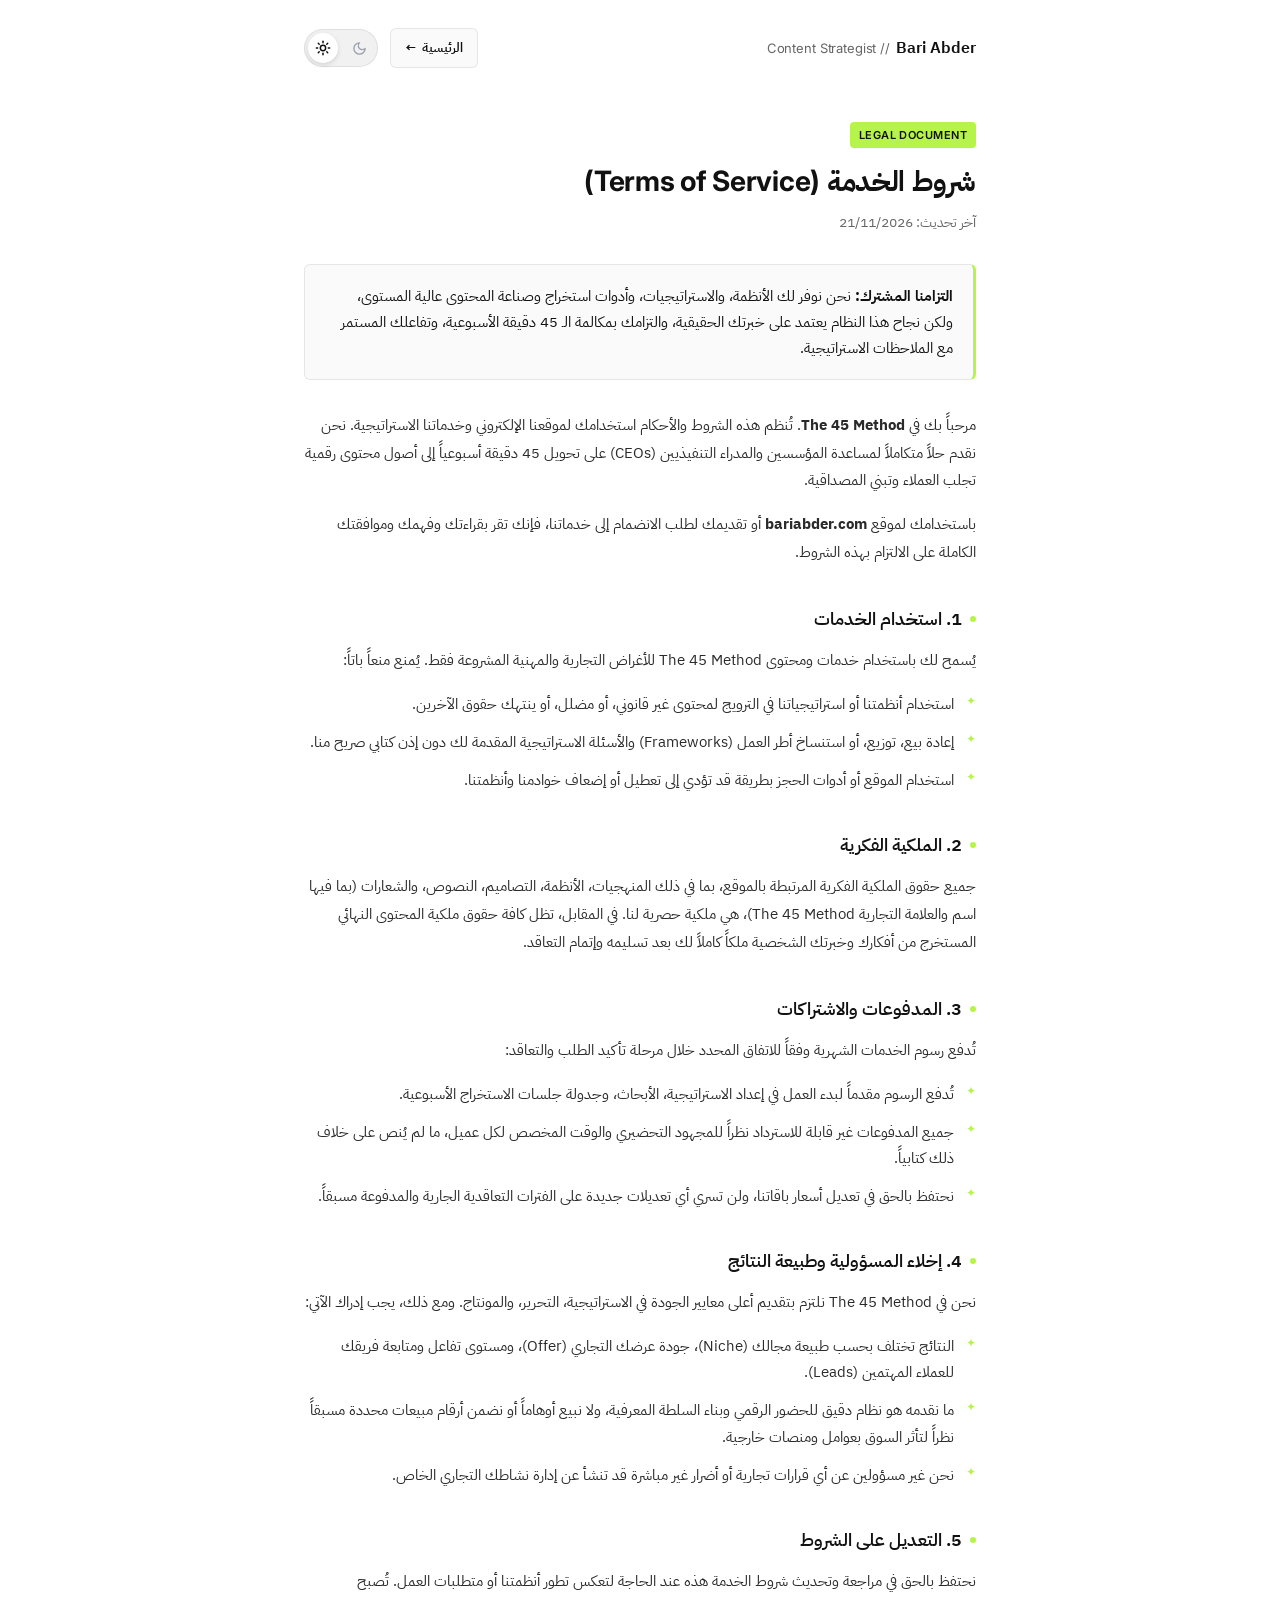
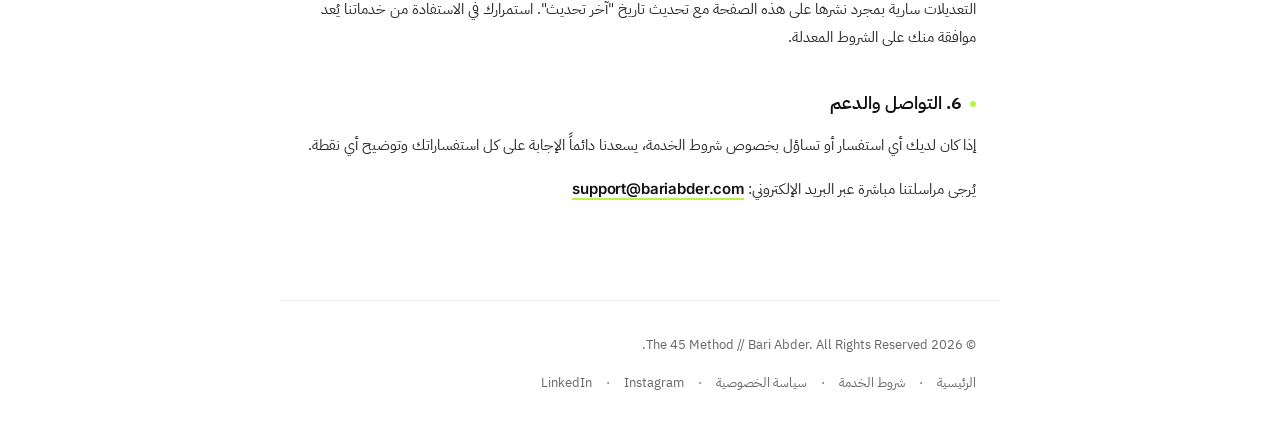
<file: Terms-of-Service.html>
<!DOCTYPE html>
<html lang="ar" dir="rtl" class="scroll-smooth">
<head>
  <meta charset="UTF-8">
  <meta name="viewport" content="width=device-width, initial-scale=1.0">
  <title>شروط الخدمة (Terms of Service) // The 45 Method — Bari Abder</title>
  <meta name="description" content="شروط وأحكام استخدام موقع وخدمات The 45 Method بإدارة رائد الأعمال والمستشار Bari Abder.">
  <link rel="icon" type="image/png" href="fav-icon.png">

  <!-- Typography: IBM Plex Sans Arabic & Inter -->
  <link rel="preconnect" href="https://fonts.googleapis.com">
  <link rel="preconnect" href="https://fonts.gstatic.com" crossorigin>
  <link href="https://fonts.googleapis.com/css2?family=IBM+Plex+Sans+Arabic:wght@400;500;600;700&family=Inter:wght@400;500;600;700&display=swap" rel="stylesheet">

  <script>
    (function () {
      const saved = localStorage.getItem('theme-override');
      const hour = new Date().getHours();
      const isNight = hour >= 19 || hour < 7;
      const theme = saved || (isNight ? 'dark' : 'light');
      document.documentElement.setAttribute('data-theme', theme);
    })();
  </script>

  <style>
    /* ==========================================================================
       DESIGN SYSTEM & CSS VARIABLES
       ========================================================================== */
    :root {
      --font-sans: 'IBM Plex Sans Arabic', 'Inter', -apple-system, BlinkMacSystemFont, 'Segoe UI', Roboto, sans-serif;
      --font-inter: 'Inter', system-ui, sans-serif;

      --bg-primary: #ffffff;
      --bg-card: #fafafa;
      --bg-card-hover: #f4f4f4;
      --text-primary: #111111;
      --text-body: #2a2a2a;
      --text-muted: #666666;
      --text-dim: #8e8e93;

      --accent-brand: #B6F44C;
      --accent-brand-dark: #416b08;
      --accent-brand-subtle: rgba(182, 244, 76, 0.16);
      --accent-brand-glow: rgba(182, 244, 76, 0.35);

      --border-light: rgba(0, 0, 0, 0.08);
      --border-subtle: rgba(0, 0, 0, 0.05);

      --max-width: 720px;
      --radius-sm: 6px;
      --radius-md: 12px;
      --transition-fast: 0.18s cubic-bezier(0.16, 1, 0.3, 1);
    }

    html[data-theme="dark"] {
      --bg-primary: #0C0C0C;
      --bg-card: #151517;
      --bg-card-hover: #1C1C1F;
      --text-primary: #F5F5F7;
      --text-body: #D1D1D6;
      --text-muted: #98989D;
      --text-dim: #7C7C80;
      --accent-brand-dark: #B6F44C;
      --accent-brand-subtle: rgba(182, 244, 76, 0.14);
      --border-light: rgba(255, 255, 255, 0.10);
      --border-subtle: rgba(255, 255, 255, 0.06);
    }

    *, *::before, *::after {
      box-sizing: border-box;
      margin: 0;
      padding: 0;
    }

    body {
      font-family: var(--font-sans);
      background-color: var(--bg-primary);
      color: var(--text-body);
      line-height: 1.85;
      letter-spacing: 0;
      transition: background-color 0.25s ease, color 0.25s ease;
      min-height: 100vh;
      display: flex;
      flex-direction: column;
    }

    .en {
      font-family: var(--font-inter);
      letter-spacing: -0.01em;
    }

    /* Top Navigation Bar */
    .top-nav {
      max-width: var(--max-width);
      width: 100%;
      margin: 0 auto;
      padding: 28px 24px 16px;
      display: flex;
      align-items: center;
      justify-content: space-between;
      gap: 16px;
    }

    .brand-title {
      font-size: 15.5px;
      font-weight: 600;
      color: var(--text-primary);
      text-decoration: none;
      display: flex;
      align-items: center;
      gap: 6px;
    }

    .brand-sub {
      font-size: 13px;
      font-weight: 400;
      color: var(--text-muted);
    }

    .top-actions {
      display: flex;
      align-items: center;
      gap: 12px;
    }

    .btn-back {
      display: inline-flex;
      align-items: center;
      gap: 6px;
      font-size: 13px;
      font-weight: 600;
      color: var(--text-primary);
      background: var(--bg-card);
      border: 1px solid var(--border-light);
      padding: 7px 14px;
      border-radius: var(--radius-sm);
      text-decoration: none;
      transition: all var(--transition-fast);
    }

    .btn-back:hover {
      border-color: var(--accent-brand);
      transform: translateY(-1px);
    }

    /* Theme Pill Switch */
    .theme-pill {
      position: relative;
      display: inline-flex;
      align-items: center;
      justify-content: space-between;
      width: 74px;
      height: 38px;
      padding: 3px;
      border-radius: 9999px;
      border: 1px solid var(--border-light);
      background: #F1F1F2;
      cursor: pointer;
      transition: background-color 0.25s ease, border-color 0.25s ease;
      -webkit-tap-highlight-color: transparent;
    }

    html[data-theme="dark"] .theme-pill {
      background: #1A1A1D;
      border-color: rgba(255, 255, 255, 0.12);
    }

    .theme-thumb {
      position: absolute;
      top: 3px;
      left: 3px;
      width: 30px;
      height: 30px;
      border-radius: 50%;
      background: #FFFFFF;
      box-shadow: 0 2px 5px rgba(0, 0, 0, 0.12);
      transition: transform 0.28s cubic-bezier(0.22, 1, 0.36, 1), background-color 0.25s ease;
    }

    html[data-theme="dark"] .theme-thumb {
      transform: translateX(36px);
      background: #0C0C0C;
      box-shadow: 0 2px 6px rgba(0, 0, 0, 0.5);
    }

    .theme-icon {
      position: relative;
      z-index: 1;
      width: 30px;
      height: 30px;
      display: inline-flex;
      align-items: center;
      justify-content: center;
      transition: color 0.25s ease;
    }

    .sun-icon { color: #111111; }
    .moon-icon { color: #9CA3AF; }
    html[data-theme="dark"] .sun-icon { color: #636366; }
    html[data-theme="dark"] .moon-icon { color: #B6F44C; }

    /* Main Content Wrapper */
    .legal-wrapper {
      max-width: var(--max-width);
      width: 100%;
      margin: 0 auto;
      padding: 36px 24px 80px 24px;
      flex: 1;
    }

    .badge-eyebrow {
      display: inline-block;
      font-family: var(--font-inter);
      font-size: 11px;
      font-weight: 600;
      text-transform: uppercase;
      letter-spacing: 0.04em;
      background: var(--accent-brand);
      color: #111111;
      padding: 3px 9px;
      border-radius: 4px;
      margin-bottom: 14px;
    }

    .page-title {
      font-size: 28px;
      font-weight: 700;
      color: var(--text-primary);
      line-height: 1.4;
      margin-bottom: 8px;
      letter-spacing: -0.01em;
    }

    .last-updated {
      font-size: 13.5px;
      color: var(--text-muted);
      margin-bottom: 28px;
    }

    /* Highlight Banner Card */
    .highlight-card {
      background: var(--bg-card);
      border: 1px solid var(--border-light);
      border-right: 3px solid var(--accent-brand);
      border-radius: var(--radius-sm);
      padding: 18px 20px;
      margin-bottom: 32px;
      font-size: 14.5px;
      line-height: 1.8;
      color: var(--text-primary);
    }

    /* Legal Sections */
    .legal-content h3 {
      font-size: 17.5px;
      font-weight: 600;
      color: var(--text-primary);
      margin-top: 36px;
      margin-bottom: 12px;
      display: flex;
      align-items: center;
      gap: 8px;
    }

    .legal-content h3::before {
      content: '';
      display: inline-block;
      width: 6px;
      height: 6px;
      border-radius: 50%;
      background: var(--accent-brand);
    }

    .legal-content p {
      font-size: 15px;
      color: var(--text-body);
      line-height: 1.85;
      margin-bottom: 16px;
    }

    .legal-content ul {
      list-style: none;
      padding: 0;
      margin-bottom: 24px;
      display: flex;
      flex-direction: column;
      gap: 12px;
    }

    .legal-content li {
      font-size: 14.5px;
      line-height: 1.8;
      color: var(--text-body);
      position: relative;
      padding-right: 22px;
    }

    .legal-content li::before {
      content: '✦';
      position: absolute;
      right: 0;
      top: 0;
      color: var(--accent-brand);
      font-size: 12px;
    }

    .support-link {
      color: var(--text-primary);
      font-weight: 600;
      text-decoration: underline;
      text-decoration-color: var(--accent-brand);
      text-decoration-thickness: 2px;
      text-underline-offset: 4px;
      transition: color var(--transition-fast);
    }

    .support-link:hover {
      color: var(--accent-brand-dark);
    }

    /* Footer */
    .legal-footer {
      max-width: var(--max-width);
      width: 100%;
      margin: 0 auto;
      padding: 32px 24px;
      border-top: 1px solid var(--border-light);
      display: flex;
      align-items: center;
      justify-content: space-between;
      flex-wrap: wrap;
      gap: 14px;
      font-size: 13px;
      color: var(--text-muted);
    }

    .footer-links {
      display: flex;
      gap: 14px;
    }

    .footer-links a {
      color: inherit;
      text-decoration: none;
      transition: color var(--transition-fast);
    }

    .footer-links a:hover {
      color: var(--text-primary);
    }

    @media (max-width: 640px) {
      .page-title { font-size: 23px; }
      .legal-wrapper { padding: 24px 18px 60px 18px; }
      .legal-footer {
        flex-direction: column;
        text-align: center;
      }
    }
  </style>
</head>
<body>

  <!-- Top Bar -->
  <header class="top-nav">
    <a href="https://www.bariabder.com" class="brand-title">
      <span>Bari Abder</span>
      <span class="brand-sub en">// Content Strategist</span>
    </a>

    <div class="top-actions">
      <a href="https://www.bariabder.com" class="btn-back">
        <span>الرئيسية</span>
        <span>←</span>
      </a>

      <!-- Theme Switcher -->
      <button
        type="button"
        id="themeToggle"
        class="theme-pill"
        aria-label="Toggle Light and Dark Mode"
        dir="ltr"
      >
        <span class="theme-thumb" aria-hidden="true"></span>
        <span class="theme-icon sun-icon" aria-hidden="true">
          <svg width="16" height="16" viewBox="0 0 24 24" fill="none" stroke="currentColor" stroke-width="2.2" stroke-linecap="round" stroke-linejoin="round">
            <circle cx="12" cy="12" r="4"></circle>
            <path d="M12 2v2"></path>
            <path d="M12 20v2"></path>
            <path d="m4.93 4.93 1.41 1.41"></path>
            <path d="m17.66 17.66 1.41 1.41"></path>
            <path d="M2 12h2"></path>
            <path d="M20 12h2"></path>
            <path d="m6.34 17.66-1.41 1.41"></path>
            <path d="m19.07 4.93-1.41 1.41"></path>
          </svg>
        </span>
        <span class="theme-icon moon-icon" aria-hidden="true">
          <svg width="15" height="15" viewBox="0 0 24 24" fill="none" stroke="currentColor" stroke-width="2.2" stroke-linecap="round" stroke-linejoin="round">
            <path d="M12 3a6 6 0 0 0 9 9 9 9 0 1 1-9-9Z"></path>
          </svg>
        </span>
      </button>
    </div>
  </header>

  <!-- Legal Main Container -->
  <main class="legal-wrapper">
    <div class="badge-eyebrow en">Legal Document</div>

    <h1 class="page-title">شروط الخدمة <span class="en">(Terms of Service)</span></h1>
    <div class="last-updated">آخر تحديث:   21/11/2026</div>

    <div class="highlight-card">
      <strong>التزامنا المشترك:</strong> نحن نوفر لك الأنظمة، والاستراتيجيات، وأدوات استخراج وصناعة المحتوى عالية المستوى، ولكن نجاح هذا النظام يعتمد على خبرتك الحقيقية، والتزامك بمكالمة الـ 45 دقيقة الأسبوعية، وتفاعلك المستمر مع الملاحظات الاستراتيجية.
    </div>

    <div class="legal-content">
      <p>
        مرحباً بك في <strong>The 45 Method</strong>. تُنظم هذه الشروط والأحكام استخدامك لموقعنا الإلكتروني وخدماتنا الاستراتيجية. نحن نقدم حلاً متكاملاً لمساعدة المؤسسين والمدراء التنفيذيين (CEOs) على تحويل 45 دقيقة أسبوعياً إلى أصول محتوى رقمية تجلب العملاء وتبني المصداقية.
      </p>
      <p>
        باستخدامك لموقع <strong>bariabder.com</strong> أو تقديمك لطلب الانضمام إلى خدماتنا، فإنك تقر بقراءتك وفهمك وموافقتك الكاملة على الالتزام بهذه الشروط.
      </p>

      <h3>1. استخدام الخدمات</h3>
      <p>
        يُسمح لك باستخدام خدمات ومحتوى The 45 Method للأغراض التجارية والمهنية المشروعة فقط. يُمنع منعاً باتاً:
      </p>
      <ul>
        <li>استخدام أنظمتنا أو استراتيجياتنا في الترويج لمحتوى غير قانوني، أو مضلل، أو ينتهك حقوق الآخرين.</li>
        <li>إعادة بيع، توزيع، أو استنساخ أطر العمل (Frameworks) والأسئلة الاستراتيجية المقدمة لك دون إذن كتابي صريح منا.</li>
        <li>استخدام الموقع أو أدوات الحجز بطريقة قد تؤدي إلى تعطيل أو إضعاف خوادمنا وأنظمتنا.</li>
      </ul>

      <h3>2. الملكية الفكرية</h3>
      <p>
        جميع حقوق الملكية الفكرية المرتبطة بالموقع، بما في ذلك المنهجيات، الأنظمة، التصاميم، النصوص، والشعارات (بما فيها اسم والعلامة التجارية The 45 Method)، هي ملكية حصرية لنا. في المقابل، تظل كافة حقوق ملكية المحتوى النهائي المستخرج من أفكارك وخبرتك الشخصية ملكاً كاملاً لك بعد تسليمه وإتمام التعاقد.
      </p>

      <h3>3. المدفوعات والاشتراكات</h3>
      <p>
        تُدفع رسوم الخدمات الشهرية وفقاً للاتفاق المحدد خلال مرحلة تأكيد الطلب والتعاقد:
      </p>
      <ul>
        <li>تُدفع الرسوم مقدماً لبدء العمل في إعداد الاستراتيجية، الأبحاث، وجدولة جلسات الاستخراج الأسبوعية.</li>
        <li>جميع المدفوعات غير قابلة للاسترداد نظراً للمجهود التحضيري والوقت المخصص لكل عميل، ما لم يُنص على خلاف ذلك كتابياً.</li>
        <li>نحتفظ بالحق في تعديل أسعار باقاتنا، ولن تسري أي تعديلات جديدة على الفترات التعاقدية الجارية والمدفوعة مسبقاً.</li>
      </ul>

      <h3>4. إخلاء المسؤولية وطبيعة النتائج</h3>
      <p>
        نحن في The 45 Method نلتزم بتقديم أعلى معايير الجودة في الاستراتيجية، التحرير، والمونتاج. ومع ذلك، يجب إدراك الآتي:
      </p>
      <ul>
        <li>النتائج تختلف بحسب طبيعة مجالك (Niche)، جودة عرضك التجاري (Offer)، ومستوى تفاعل ومتابعة فريقك للعملاء المهتمين (Leads).</li>
        <li>ما نقدمه هو نظام دقيق للحضور الرقمي وبناء السلطة المعرفية، ولا نبيع أوهاماً أو نضمن أرقام مبيعات محددة مسبقاً نظراً لتأثر السوق بعوامل ومنصات خارجية.</li>
        <li>نحن غير مسؤولين عن أي قرارات تجارية أو أضرار غير مباشرة قد تنشأ عن إدارة نشاطك التجاري الخاص.</li>
      </ul>

      <h3>5. التعديل على الشروط</h3>
      <p>
        نحتفظ بالحق في مراجعة وتحديث شروط الخدمة هذه عند الحاجة لتعكس تطور أنظمتنا أو متطلبات العمل. تُصبح التعديلات سارية بمجرد نشرها على هذه الصفحة مع تحديث تاريخ "آخر تحديث". استمرارك في الاستفادة من خدماتنا يُعد موافقة منك على الشروط المعدلة.
      </p>

      <h3>6. التواصل والدعم</h3>
      <p>
        إذا كان لديك أي استفسار أو تساؤل بخصوص شروط الخدمة، يسعدنا دائماً الإجابة على كل استفساراتك وتوضيح أي نقطة.
      </p>
      <p>
        يُرجى مراسلتنا مباشرة عبر البريد الإلكتروني: <a href="mailto:support@bariabder.com" class="support-link en">support@bariabder.com</a>
      </p>
    </div>
  </main>

  <!-- Minimal Footer -->
  <footer class="legal-footer">
    <div class="footer-copy">
      &copy; 2026 The 45 Method // Bari Abder. All Rights Reserved.
    </div>

    <div class="footer-links">
      <a href="https://www.bariabder.com">الرئيسية</a>
      <span>·</span>
      <a href="Terms-of-Service.html">شروط الخدمة</a>
      <span>·</span>
      <a href="privacy.html">سياسة الخصوصية</a>
      <span>·</span>
      <a href="https://instagram.com/bariabder" target="_blank" rel="noopener noreferrer">Instagram</a>
      <span>·</span>
      <a href="https://linkedin.com/in/bariabder" target="_blank" rel="noopener noreferrer">LinkedIn</a>
    </div>
  </footer>

  <script>
    // Theme toggle handling
    const toggleBtn = document.getElementById('themeToggle');
    if (toggleBtn) {
      let lastToggle = 0;
      toggleBtn.onclick = function (e) {
        if (e && e.preventDefault) e.preventDefault();
        const now = Date.now();
        if (now - lastToggle < 250) return;
        lastToggle = now;

        const current = document.documentElement.getAttribute('data-theme') || 'light';
        const next = current === 'dark' ? 'light' : 'dark';
        document.documentElement.setAttribute('data-theme', next);
        try {
          localStorage.setItem('theme-override', next);
          localStorage.setItem('theme-override-time', Date.now().toString());
        } catch (err) {}
      };
    }
  </script>
</body>
</html>
</file>
<file: style.css>
/* ==========================================================================
   BARI ABDER // BRAND & DESIGN SYSTEM STYLESHEET
   ========================================================================== */

@import url('https://fonts.googleapis.com/css2?family=IBM+Plex+Sans+Arabic:wght@400;500;600;700&family=Inter:wght@400;500;600;700&family=Nanum+Pen+Script&display=swap');

:root {
  --font-sans: 'IBM Plex Sans Arabic', 'Inter', -apple-system, BlinkMacSystemFont, 'Segoe UI', Roboto, sans-serif;
  --font-mono: 'SF Mono', Consolas, monospace;
  --font-inter: 'Inter', system-ui, sans-serif;

  /* Colors */
  --bg-primary: #ffffff;
  --bg-card: #fafafa;
  --bg-card-hover: #f4f4f4;
  --text-primary: #111111;
  --text-hero: #333333;
  --text-body: #222222;
  --text-muted: #666666;
  --text-dim: #8e8e93;

  /* Brand Accents (#B6F44C) */
  --accent-brand: #B6F44C;
  --accent-brand-dark: #416b08;
  --accent-brand-subtle: rgba(182, 244, 76, 0.28);
  --accent-brand-glow: rgba(182, 244, 76, 0.45);
  --accent-brand-border: rgba(182, 244, 76, 0.8);

  --border-light: rgba(0, 0, 0, 0.08);
  --border-subtle: rgba(0, 0, 0, 0.05);
  --border-dark: #111111;

  /* Retro Window Palette */
  --win-bg: #c0c0c0;
  --win-titlebar: linear-gradient(90deg, #111111, #333333);
  --win-border-light: #ffffff;
  --win-border-dark: #808080;
  --win-border-darkest: #000000;

  --max-width: 720px;
  --radius-sm: 6px;
  --radius-md: 12px;
  --radius-lg: 18px;
  --radius-full: 9999px;
  --transition-fast: 0.18s cubic-bezier(0.16, 1, 0.3, 1);
  --transition-base: 0.28s cubic-bezier(0.16, 1, 0.3, 1);
}

/* Base Reset */
*, *::before, *::after {
  box-sizing: border-box;
  margin: 0;
  padding: 0;
}

html {
  font-size: 16px;
  scroll-behavior: smooth;
  -webkit-font-smoothing: antialiased;
  -moz-osx-font-smoothing: grayscale;
}

body {
  font-family: var(--font-sans);
  background-color: var(--bg-primary);
  color: var(--text-body);
  line-height: 1.8;
  letter-spacing: 0;
  overflow-x: hidden;
  position: relative;
}

:lang(en), .en {
  font-family: var(--font-inter);
  letter-spacing: -0.015em;
}

::selection {
  background: var(--accent-brand);
  color: #000000;
}

a {
  color: inherit;
  text-decoration: none;
  transition: color var(--transition-fast);
}

.highlight-brand {
  background: var(--accent-brand-subtle);
  color: #111111;
  padding: 2px 6px;
  border-radius: 4px;
  border-bottom: 2px solid var(--accent-brand);
  font-weight: 500;
}

/* ==========================================================================
   PAGE ENTRY WELCOME LOADER
   ========================================================================== */
#page-loader {
  position: fixed;
  inset: 0;
  background: #ffffff;
  z-index: 9999;
  display: flex;
  flex-direction: column;
  align-items: center;
  justify-content: center;
  gap: 18px;
  transition: opacity 0.5s ease, visibility 0.5s ease;
}

#page-loader.fade-out {
  opacity: 0;
  visibility: hidden;
  pointer-events: none;
}

.loader-illustration {
  width: 90px;
  height: 90px;
  animation: floatBounce 2s ease-in-out infinite;
}

.loader-text {
  font-family: var(--font-inter);
  font-size: 14px;
  line-height: 1.6;
  color: var(--text-hero);
  text-align: center;
}

@keyframes floatBounce {
  0%, 100% { transform: translateY(0); }
  50% { transform: translateY(-6px); }
}

/* ==========================================================================
   MAIN CONTAINER & SECTION RHYTHM
   ========================================================================== */
.main-wrapper {
  max-width: var(--max-width);
  margin: 0 auto;
  padding: 56px 24px 88px 24px;
  display: flex;
  flex-direction: column;
  gap: 68px;
}

.section-eyebrow {
  font-family: var(--font-inter);
  font-size: 12.5px;
  font-weight: 600;
  text-transform: uppercase;
  letter-spacing: 0.04em;
  color: var(--accent-brand-dark);
  display: flex;
  align-items: center;
  justify-content: center;
  gap: 8px;
  margin-bottom: 20px;
  line-height: 1.5;
}

.section-eyebrow .eyebrow-badge {
  background: var(--accent-brand);
  color: #111111;
  padding: 3px 8px;
  border-radius: 4px;
  font-size: 11px;
  font-weight: 600;
}

/* ==========================================================================
   HERO SECTION
   ========================================================================== */
.hero-section {
  display: flex;
  flex-direction: column;
  gap: 20px;
}

.hero-identity-row {
  display: flex;
  align-items: center;
  justify-content: space-between;
  gap: 16px;
  flex-wrap: wrap;
}

.hero-name {
  font-size: 25px;
  font-weight: 600;
  line-height: 1.4;
  color: var(--text-primary);
  display: flex;
  align-items: center;
  gap: 8px;
}

.hero-headline {
  font-size: 23px;
  font-weight: 600;
  line-height: 1.65;
  color: var(--text-primary);
}
.headline-highlight {
  display: inline;
  background-color: var(--accent-brand); /* #B6F44C */
  color: #111111;
  padding: 2px 10px;
  box-decoration-break: clone;
  -webkit-box-decoration-break: clone;
}

/* Keep the text dark on the bright lime highlight even in dark mode */
html[data-theme="dark"] .headline-highlight {
  background-color: var(--accent-brand);
  color: #111111;
}
.hero-stickers-row {
  display: flex;
  align-items: center;
  gap: 12px;
  margin-top: 4px;
  flex-wrap: wrap;
}

.tilted-sticker {
  background: #ffffff;
  border: 1px solid var(--border-light);
  border-radius: var(--radius-sm);
  padding: 7px 13px;
  display: inline-flex;
  align-items: center;
  gap: 6px;
  font-size: 12.5px;
  font-weight: 500;
  line-height: 1.4;
  color: var(--text-primary);
  box-shadow: 0 4px 14px rgba(0, 0, 0, 0.04);
  transition: transform var(--transition-fast);
}

.tilted-sticker:hover {
  transform: translateY(-2px) scale(1.03) !important;
  border-color: var(--accent-brand);
}

.sticker-1 { transform: rotate(-2deg); }
.sticker-2 { transform: rotate(1.5deg); }
.sticker-3 { transform: rotate(-1.2deg); }

.hero-subtag {
  font-size: 15.5px;
  color: var(--text-muted);
  line-height: 1.9;
}

/* Buttons */
.btn-primary {
  display: inline-flex;
  align-items: center;
  justify-content: center;
  gap: 8px;
  background: var(--accent-brand);
  color: #000000;
  font-family: var(--font-sans);
  font-size: 14px;
  font-weight: 600;
  line-height: 1.4;
  padding: 11px 22px;
  border-radius: var(--radius-sm);
  border: 1px solid #9ed43b;
  cursor: pointer;
  transition: all var(--transition-fast);
}

.btn-primary:hover {
  background: #a8ed3a;
  transform: translateY(-1px);
  box-shadow: 0 4px 16px var(--accent-brand-glow);
}

.cta-center-wrap {
  text-align: center;
  margin-top: 20px;
}

/* ==========================================================================
   WISTIA 16:9 VIDEO BLOCK
   ========================================================================== */
.video-wrapper-16-9 {
  width: 100%;
  aspect-ratio: 16 / 9;
  border-radius: var(--radius-sm);
  overflow: hidden;
  background: #111111;
  border: 1px solid var(--border-light);
  box-shadow: 0 10px 30px rgba(0, 0, 0, 0.08);
  position: relative;
}

.video-placeholder-backdrop {
  position: absolute;
  inset: 0;
  background: radial-gradient(circle at center, #222225 0%, #111112 100%);
  display: flex;
  align-items: center;
  justify-content: center;
  pointer-events: none;
  z-index: 1;
}

.play-button-icon {
  width: 60px;
  height: 60px;
  border-radius: 50%;
  background: rgba(255, 255, 255, 0.1);
  backdrop-filter: blur(8px);
  border: 1px solid rgba(255, 255, 255, 0.2);
  display: flex;
  align-items: center;
  justify-content: center;
}

.video-wrapper-16-9 wistia-player {
  position: relative;
  z-index: 2;
  width: 100%;
  height: 100%;
}

/* ==========================================================================
   DELIVERABLES LIST
   ========================================================================== */
.deliverables-list {
  list-style: none;
  display: flex;
  flex-direction: column;
  gap: 16px;
  margin-top: 18px;
}

.deliverables-item {
  padding: 20px 22px;
  background: var(--bg-card);
  border: 1px solid var(--border-light);
  border-radius: var(--radius-sm);
  display: flex;
  align-items: flex-start;
  gap: 16px;
  transition: all var(--transition-fast);
}

.deliverables-item:hover {
  border-color: var(--accent-brand);
  transform: translateY(-1px);
  box-shadow: 0 4px 14px rgba(0, 0, 0, 0.03);
}

.deliverables-dot {
  width: 30px;
  height: 30px;
  border-radius: 50%;
  background: #ffffff;
  border: 1px solid var(--border-light);
  box-shadow: inset 0 0 0 2px var(--accent-brand);
  display: inline-flex;
  align-items: center;
  justify-content: center;
  font-family: var(--font-inter);
  font-size: 13px;
  font-weight: 700;
  color: var(--text-primary);
  flex-shrink: 0;
  margin-top: 2px;
}

.deliverables-title {
  font-size: 16.5px;
  font-weight: 600;
  line-height: 1.65;
  color: var(--text-primary);
  margin-bottom: 6px;
}

.deliverables-desc {
  color: var(--text-muted);
  font-size: 14.5px;
  line-height: 1.85;
}

/* ==========================================================================
   PROOF & HEYMOSSAB BLOCK
   ========================================================================== */
.proof-card {
  border-right: 3px solid var(--accent-brand);
  border-left: 1px solid var(--border-light);
  border-top: 1px solid var(--border-light);
  border-bottom: 1px solid var(--border-light);
  background: #fbfbfb;
  padding: 22px;
  border-radius: var(--radius-sm);
}

.proof-grid {
  display: grid;
  grid-template-columns: 220px 1fr;
  gap: 28px;
  align-items: center;
}

.proof-video-frame {
  border-radius: var(--radius-sm);
  overflow: hidden;
  background: #111111;
  width: 100%;
  box-shadow: 0 8px 24px rgba(0, 0, 0, 0.1);
  border: 1px solid var(--border-light);
}

.stats-row {
  display: grid;
  grid-template-columns: repeat(3, 1fr);
  gap: 12px;
  background: #f4f4f5;
  padding: 16px;
  border-radius: var(--radius-sm);
  margin-bottom: 18px;
  direction: ltr;
}

.stat-number {
  font-family: var(--font-inter);
  font-size: 22px;
  font-weight: 700;
  color: var(--text-primary);
  line-height: 1.3;
}

.stat-label {
  font-family: var(--font-inter);
  font-size: 11.5px;
  color: var(--text-muted);
  margin-top: 4px;
  line-height: 1.4;
  display: flex;
  align-items: center;
  gap: 5px;
}

.stat-label::before {
  content: '';
  width: 6px;
  height: 6px;
  border-radius: 50%;
  background: var(--accent-brand);
  display: inline-block;
}

.proof-disclaimer {
  font-size: 13px;
  color: var(--text-dim);
  line-height: 1.75;
  padding-top: 12px;
  border-top: 1px solid var(--border-light);
}

/* ==========================================================================
   8 VIRAL REELS GRID
   ========================================================================== */
.reels-grid {
  display: grid;
  grid-template-columns: repeat(4, 1fr);
  gap: 14px;
}
.reel-bg-img {
  position: absolute;
  inset: 0;
  width: 100%;
  height: 100%;
  object-fit: cover;
  z-index: 0;
  transition: transform 0.35s ease, filter 0.35s ease;
}

.reel-card:hover .reel-bg-img {
  transform: scale(1.05);
}

.reel-card > *:not(.reel-bg-img) {
  position: relative;
  z-index: 1;
}
.reel-card {
  aspect-ratio: 9 / 16;
  background: #1c1c1e;
  border: 1px solid var(--border-light);
  border-radius: var(--radius-sm);
  overflow: hidden;
  position: relative;
  display: flex;
  flex-direction: column;
  justify-content: space-between;
  padding: 14px 12px;
  color: #ffffff;
  transition: all var(--transition-fast);
}

.reel-card:hover {
  transform: translateY(-4px) scale(1.02);
  border-color: var(--accent-brand);
  box-shadow: 0 10px 24px rgba(0, 0, 0, 0.18);
}

.reel-badge {
  align-self: flex-start;
  background: rgba(0, 0, 0, 0.65);
  backdrop-filter: blur(8px);
  color: var(--accent-brand);
  font-family: var(--font-inter);
  font-size: 10.5px;
  font-weight: 600;
  padding: 4px 8px;
  border-radius: 4px;
  border: 1px solid rgba(182, 244, 76, 0.3);
}

.reel-center-play {
  align-self: center;
  width: 44px;
  height: 44px;
  border-radius: 50%;
  background: rgba(255, 255, 255, 0.15);
  backdrop-filter: blur(6px);
  display: flex;
  align-items: center;
  justify-content: center;
  border: 1px solid rgba(255, 255, 255, 0.3);
  transition: transform var(--transition-fast), background var(--transition-fast);
}

.reel-card:hover .reel-center-play {
  transform: scale(1.15);
  background: var(--accent-brand);
}

.reel-card:hover .reel-center-play svg {
  fill: #000000;
}

.reel-title {
  font-size: 12.5px;
  font-weight: 500;
  line-height: 1.5;
  color: #f4f4f5;
  background: rgba(0, 0, 0, 0.72);
  backdrop-filter: blur(4px);
  padding: 7px 9px;
  border-radius: 4px;
}
.reel-card {
  justify-content: center;
  align-items: center;
}

.reel-bg-img {
  position: absolute;
  inset: 0;
  width: 100%;
  height: 100%;
  object-fit: cover;
  z-index: 0;
  transition: transform 0.35s ease, filter 0.35s ease;
}

.reel-card::after {
  content: '';
  position: absolute;
  inset: 0;
  background: rgba(0, 0, 0, 0.50);
  z-index: 1;
  pointer-events: none;
  transition: background 0.25s ease;
}

.reel-card:hover::after {
  background: rgba(0, 0, 0, 0.10);
}

.reel-card:hover .reel-bg-img {
  transform: scale(1.05);
}

.reel-center-play {
  position: relative;
  z-index: 2;
}
/* ==========================================================================
   FAQ ACCORDION
   ========================================================================== */
.faq-accordion {
  display: flex;
  flex-direction: column;
  gap: 12px;
  margin-top: 16px;
}

details.faq-item {
  background: var(--bg-card);
  border: 1px solid var(--border-light);
  border-radius: var(--radius-sm);
  padding: 0 20px;
  box-shadow: 0 2px 6px rgba(0, 0, 0, 0.02);
  transition: border-color var(--transition-fast);
}

details.faq-item[open] {
  border-color: rgba(0, 0, 0, 0.2);
  background: #ffffff;
}

details.faq-item summary {
  list-style: none;
  cursor: pointer;
  padding: 18px 0;
  font-size: 16px;
  font-weight: 600;
  line-height: 1.65;
  color: var(--text-primary);
  display: flex;
  justify-content: space-between;
  align-items: center;
  gap: 14px;
}

details.faq-item summary::-webkit-details-marker {
  display: none;
}

details.faq-item .faq-icon {
  width: 26px;
  height: 26px;
  border-radius: 50%;
  background: #f4f4f5;
  border: 1px solid var(--border-light);
  display: flex;
  align-items: center;
  justify-content: center;
  font-family: var(--font-inter);
  font-size: 15px;
  font-weight: 500;
  transition: all 0.2s ease;
  flex-shrink: 0;
}

details.faq-item[open] .faq-icon {
  transform: rotate(45deg);
  background: var(--accent-brand);
  color: #000000;
}

details.faq-item .faq-answer {
  padding-bottom: 20px;
  font-size: 15px;
  color: var(--text-muted);
  line-height: 1.85;
}

/* ==========================================================================
   FOOTER & MODALS
   ========================================================================== */
.footer-section {
  display: flex;
  flex-direction: column;
  align-items: center;
  text-align: center;
  gap: 24px;
  padding-top: 36px;
  border-top: 1px solid var(--border-light);
}

.social-links-row {
  display: flex;
  align-items: center;
  justify-content: center;
  gap: 20px;
  flex-wrap: wrap;
}

.social-link {
  font-size: 14px;
  font-weight: 500;
  line-height: 1.6;
  color: #222222;
  transition: color var(--transition-fast);
}

.social-link:hover {
  color: var(--accent-brand-dark);
  text-decoration: underline;
}

.modal-backdrop {
  position: fixed;
  inset: 0;
  background: rgba(29, 29, 31, 0.45);
  backdrop-filter: blur(10px);
  -webkit-backdrop-filter: blur(10px);
  z-index: 2000;
  display: flex;
  align-items: center;
  justify-content: center;
  padding: 16px;
  opacity: 0;
  visibility: hidden;
  transition: opacity 0.2s ease, visibility 0.2s ease;
}

.modal-backdrop.open {
  opacity: 1;
  visibility: visible;
}

.modal-sheet {
  width: 100%;
  max-width: 560px;
  max-height: 92vh;
  overflow-y: auto;
  background: #ffffff;
  border-radius: 26px;
  padding: 36px 30px 28px;
  position: relative;
  border: 1px solid var(--border-light);
  box-shadow: 0 32px 64px -16px rgba(0, 0, 0, 0.22);
  direction: rtl;
  text-align: right;
}

.modal-close {
  position: absolute;
  top: 18px;
  left: 18px;
  width: 32px;
  height: 32px;
  border-radius: 50%;
  background: #f5f5f7;
  border: none;
  color: #6e6e73;
  cursor: pointer;
  font-size: 14px;
  display: inline-flex;
  align-items: center;
  justify-content: center;
  z-index: 10;
}

.reel-modal-sheet {
  width: 100%;
  max-width: 390px;
  background: #ffffff;
  border-radius: 26px;
  padding: 16px 16px 18px;
  position: relative;
  border: 1px solid var(--border-light);
  box-shadow: 0 32px 64px -16px rgba(0, 0, 0, 0.28);
  display: flex;
  flex-direction: column;
  gap: 12px;
}

.reel-modal-header {
  display: flex;
  align-items: center;
  justify-content: space-between;
  padding: 2px 4px;
  direction: ltr;
}

.reel-close-btn {
  width: 30px;
  height: 30px;
  border-radius: 50%;
  background: #f5f5f7;
  border: none;
  color: #6e6e73;
  cursor: pointer;
}

.reel-iframe-container {
  position: relative;
  width: 100%;
  height: min(610px, 72vh);
  border-radius: 18px;
  overflow: hidden;
  background: #f5f5f7;
  border: 1px solid var(--border-light);
}

.reel-iframe-container iframe {
  width: 100%;
  height: 100%;
  border: none;
  display: block;
}

.reel-external-btn {
  display: inline-flex;
  align-items: center;
  justify-content: center;
  gap: 6px;
  width: 100%;
  padding: 11px 16px;
  border-radius: 999px;
  background: #f5f5f7;
  color: #111111;
  font-size: 13.5px;
  font-weight: 600;
}

/* Multi-Step Form */
.flow-progress-bar {
  width: 100%;
  height: 5px;
  background: #f5f5f7;
  border-radius: 999px;
  margin-bottom: 24px;
  overflow: hidden;
}

.flow-progress-fill {
  height: 100%;
  width: 12.5%;
  background: var(--accent-brand);
  transition: width 0.3s cubic-bezier(0.4, 0, 0.2, 1);
}

.form-step {
  display: none;
  opacity: 0;
  transform: translateY(8px);
  transition: opacity 0.2s ease, transform 0.2s ease;
}

.form-step.active {
  display: block;
  opacity: 1;
  transform: translateY(0);
}

.step-num {
  font-family: var(--font-inter);
  font-size: 12px;
  font-weight: 600;
  color: #111111;
  background: var(--accent-brand);
  padding: 4px 10px;
  border-radius: 999px;
  display: inline-block;
  margin-bottom: 12px;
}

.step-question {
  font-size: 20px;
  font-weight: 600;
  line-height: 1.65;
  color: #111111;
  margin-bottom: 10px;
}

.step-hint {
  font-size: 13.5px;
  color: #6e6e73;
  line-height: 1.75;
  margin-bottom: 18px;
}

.choice-group {
  display: flex;
  flex-direction: column;
  gap: 10px;
}

.choice-card input[type="radio"] {
  position: absolute;
  opacity: 0;
  pointer-events: none;
}

.choice-box {
  display: flex;
  align-items: center;
  gap: 14px;
  padding: 14px 16px;
  background: #f5f5f7;
  border: 1.5px solid transparent;
  border-radius: 14px;
  cursor: pointer;
  line-height: 1.6;
  transition: all 0.15s ease;
}

.choice-card:hover .choice-box {
  background: #EFEFF4;
  transform: translateX(-2px);
}

.choice-card input[type="radio"]:checked + .choice-box {
  background: #FAFFF0;
  border-color: #111111;
}

.choice-key {
  font-family: var(--font-inter);
  display: inline-flex;
  align-items: center;
  justify-content: center;
  width: 26px;
  height: 26px;
  border-radius: 8px;
  background: #ffffff;
  border: 1px solid var(--border-light);
  font-size: 12px;
  font-weight: 600;
  color: #6e6e73;
  flex-shrink: 0;
}

.choice-card input[type="radio"]:checked + .choice-box .choice-key {
  background: var(--accent-brand);
  color: #111111;
  border-color: var(--accent-brand);
}

.choice-label {
  font-size: 15px;
  font-weight: 500;
  color: #111111;
  line-height: 1.65;
}

.inputs-group {
  display: flex;
  flex-direction: column;
  gap: 16px;
  margin-bottom: 8px;
}

.input-field {
  display: flex;
  flex-direction: column;
  gap: 6px;
}

.input-field label {
  font-size: 13.5px;
  font-weight: 500;
  color: #6e6e73;
  line-height: 1.6;
}

.input-field input {
  background: #f5f5f7;
  border: 1.5px solid var(--border-light);
  border-radius: 12px;
  padding: 13px 15px;
  font-size: 15px;
  color: #111111;
  font-family: inherit;
  outline: none;
}

.input-field input:focus {
  background: #ffffff;
  border-color: #111111;
}

.slider-container {
  padding: 24px 12px 14px;
  text-align: center;
  background: #f5f5f7;
  border-radius: 18px;
  margin-top: 8px;
}

.slider-display {
  font-family: var(--font-inter);
  font-size: 34px;
  font-weight: 700;
  color: #111111;
  margin-bottom: 18px;
  font-variant-numeric: tabular-nums;
}

.slider-display .currency {
  font-family: var(--font-sans);
  font-size: 15px;
  color: #6e6e73;
  font-weight: 500;
}

input[type="range"] {
  -webkit-appearance: none;
  appearance: none;
  width: 100%;
  height: 6px;
  background: rgba(0, 0, 0, 0.12);
  border-radius: 4px;
  outline: none;
}

input[type="range"]::-webkit-slider-thumb {
  -webkit-appearance: none;
  appearance: none;
  width: 24px;
  height: 24px;
  border-radius: 50%;
  background: var(--accent-brand);
  border: 2px solid #111111;
  cursor: pointer;
}

.slider-bounds {
  font-family: var(--font-inter);
  display: flex;
  justify-content: space-between;
  font-size: 12px;
  color: #8e8e93;
  margin-top: 14px;
  direction: ltr;
}

.step-nav {
  display: flex;
  align-items: center;
  margin-top: 24px;
}

.step-nav.space-between {
  justify-content: space-between;
}

.btn-step-back {
  background: none;
  border: none;
  color: #6e6e73;
  font-size: 14px;
  font-weight: 500;
  font-family: inherit;
  cursor: pointer;
  padding: 8px 12px;
}

.thank-you-box {
  text-align: center;
  padding: 28px 10px;
}

.success-checkmark {
  display: inline-flex;
  align-items: center;
  justify-content: center;
  width: 58px;
  height: 58px;
  border-radius: 50%;
  background: var(--accent-brand);
  color: #111111;
  font-size: 26px;
  font-weight: bold;
  margin-bottom: 18px;
}

.thank-you-title {
  font-size: 22px;
  font-weight: 600;
  line-height: 1.6;
  color: #111111;
  margin-bottom: 10px;
}

.thank-you-desc {
  font-size: 15px;
  color: #6e6e73;
  line-height: 1.85;
  max-width: 420px;
  margin: 0 auto 24px;
}

@media (max-width: 680px) {
  .main-wrapper {
    padding: 44px 16px 64px 16px;
    gap: 56px;
  }

  .proof-grid {
    grid-template-columns: 1fr;
  }

  .reels-grid {
    grid-template-columns: repeat(2, 1fr);
  }

  .hero-headline {
    font-size: 20px;
  }

  .modal-sheet {
    padding: 32px 18px 24px;
  }
}

:focus-visible {
  outline: 2px solid var(--accent-brand-dark);
  outline-offset: 4px;
  border-radius: 4px;
}

@media (prefers-reduced-motion: reduce) {
  *, *::before, *::after {
    animation-duration: 0.01ms !important;
    animation-iteration-count: 1 !important;
    scroll-behavior: auto !important;
    transition-duration: 0.01ms !important;
  }
}
/* ==========================================================================
   DARK MODE (#0C0C0C) & TOP-CENTER PILL SWITCH
   ========================================================================== */
html[data-theme="dark"] {
  --bg-primary: #0C0C0C;
  --bg-card: #151517;
  --bg-card-hover: #1C1C1F;
  --text-primary: #F5F5F7;
  --text-hero: #E5E5EA;
  --text-body: #D1D1D6;
  --text-muted: #98989D;
  --text-dim: #7C7C80;
  --accent-brand-dark: #B6F44C;
  --accent-brand-subtle: rgba(182, 244, 76, 0.16);
  --border-light: rgba(255, 255, 255, 0.10);
  --border-subtle: rgba(255, 255, 255, 0.06);
}

/* Base Canvas & Loader */
html[data-theme="dark"] body,
html[data-theme="dark"] #page-loader {
  background-color: #0C0C0C;
  color: var(--text-body);
}

html[data-theme="dark"] .loader-text {
  color: var(--text-hero);
}

/* Cards, Stickers, Dots & Modals */
html[data-theme="dark"] .tilted-sticker,
html[data-theme="dark"] .deliverables-dot,
html[data-theme="dark"] details.faq-item[open],
html[data-theme="dark"] .modal-sheet,
html[data-theme="dark"] .reel-modal-sheet,
html[data-theme="dark"] .surface-card {
  background: #151517;
  color: var(--text-primary);
  border: 1px solid var(--border-light);
}

html[data-theme="dark"] .proof-card {
  background: #151517;
  border-top: 1px solid var(--border-light);
  border-bottom: 1px solid var(--border-light);
  border-left: 1px solid var(--border-light);
  border-right: 3px solid var(--accent-brand);
}

/* Secondary Surfaces (Stats, Icons, Form Inputs, Modal Buttons) */
html[data-theme="dark"] .stats-row,
html[data-theme="dark"] details.faq-item .faq-icon,
html[data-theme="dark"] .choice-box,
html[data-theme="dark"] .input-field input,
html[data-theme="dark"] .slider-container,
html[data-theme="dark"] .modal-close,
html[data-theme="dark"] .reel-close-btn,
html[data-theme="dark"] .reel-external-btn {
  background: #1E1E22;
  color: var(--text-primary);
  border-color: var(--border-light);
}

html[data-theme="dark"] .reel-external-btn:hover,
html[data-theme="dark"] .modal-close:hover,
html[data-theme="dark"] .reel-close-btn:hover {
  background: #2A2A30;
  color: #FFFFFF;
}

/* Inline Badges & Highlights */
html[data-theme="dark"] .badge-inline,
html[data-theme="dark"] .highlight-brand {
  background: rgba(182, 244, 76, 0.16);
  color: #B6F44C;
}

html[data-theme="dark"] .headline-green {
  color: #B6F44C;
}

/* Modal Form Selected & Focus States */
html[data-theme="dark"] .choice-card:hover .choice-box {
  background: #25252A;
}

html[data-theme="dark"] .choice-card input[type="radio"]:checked + .choice-box {
  background: rgba(182, 244, 76, 0.12);
  border-color: var(--accent-brand);
}

html[data-theme="dark"] .choice-key {
  background: #0C0C0C;
  color: var(--text-muted);
}

html[data-theme="dark"] .input-field input:focus {
  background: #151517;
  border-color: var(--accent-brand);
}

html[data-theme="dark"] input[type="range"] {
  background: rgba(255, 255, 255, 0.16);
}

html[data-theme="dark"] .btn-step-back {
  color: var(--text-muted);
}

html[data-theme="dark"] .btn-step-back:hover {
  color: var(--text-primary);
}

/* Footer & Legal Links (Clear & High-Contrast) */
html[data-theme="dark"] .footer-section {
  border-top-color: var(--border-light);
}

html[data-theme="dark"] .social-link {
  color: #E5E5EA;
}

html[data-theme="dark"] .social-link:hover {
  color: #B6F44C;
}

html[data-theme="dark"] .footer-legal,
html[data-theme="dark"] .footer-legal a,
html[data-theme="dark"] .footer-legal span {
  color: #98989D !important;
}

html[data-theme="dark"] .footer-legal a:hover {
  color: #F5F5F7 !important;
  text-decoration: underline;
}

/* ==========================================================================
   TOP CENTER THEME PILL SWITCH
   ========================================================================== */
.theme-toggle-wrapper {
  display: flex;
  justify-content: center;
  align-items: center;
  padding-top: 24px;
  width: 100%;
}

.theme-pill {
  position: relative;
  display: inline-flex;
  align-items: center;
  justify-content: space-between;
  width: 84px;
  height: 44px;
  padding: 4px;
  border-radius: 9999px;
  border: 1px solid transparent;
  background: #F1F1F2;
  cursor: pointer;
  transition: background-color 0.25s ease, border-color 0.25s ease;
  -webkit-tap-highlight-color: transparent;
}

html[data-theme="dark"] .theme-pill {
  background: #1A1A1D;
  border-color: rgba(255, 255, 255, 0.10);
}

.theme-thumb {
  position: absolute;
  top: 3px;
  left: 3px;
  width: 36px;
  height: 36px;
  border-radius: 50%;
  background: #FFFFFF;
  box-shadow: 0 2px 6px rgba(0, 0, 0, 0.12);
  transition: transform 0.28s cubic-bezier(0.22, 1, 0.36, 1), background-color 0.25s ease;
}

html[data-theme="dark"] .theme-thumb {
  transform: translateX(40px);
  background: #0C0C0C;
  box-shadow: 0 2px 8px rgba(0, 0, 0, 0.6);
}

.theme-icon {
  position: relative;
  z-index: 1;
  width: 36px;
  height: 36px;
  display: inline-flex;
  align-items: center;
  justify-content: center;
  transition: color 0.25s ease;
}

.sun-icon {
  color: #111111;
}

.moon-icon {
  color: #9CA3AF;
}

html[data-theme="dark"] .sun-icon {
  color: #636366;
}

html[data-theme="dark"] .moon-icon {
  color: #B6F44C;
}

.main-wrapper {
  padding-top: 32px !important;
}
/* ==========================================================================
   MOBILE STICKERS, DARK FORM CONTRAST, ACCENT BALANCE & HERO-TO-VSL GAP
   ========================================================================== */

/* 1. Reduce space between hero paragraph (.hero-subtag) and VSL video */
.hero-section {
  gap: 14px !important;
}

.hero-subtag {
  margin-bottom: 0 !important;
}

/* Pull the VSL video slightly closer to the paragraph above it */
.hero-section + .video-wrapper-16-9 {
  margin-top: -54px !important;
}

/* 2. Balance green accents: keep lime green focused on CTA buttons,
   make section eyebrow badges calm & readable */
.section-eyebrow .eyebrow-badge {
  background: #EFEFF1 !important;
  color: #3F3F46 !important;
  border: 1px solid var(--border-light);
}

html[data-theme="dark"] .section-eyebrow .eyebrow-badge {
  background: #1C1C1F !important;
  color: #C7C7CC !important;
  border: 1px solid rgba(255, 255, 255, 0.12);
}

/* 3. High-contrast dark mode for the multi-step form & inputs */
html[data-theme="dark"] #otmMultiStepForm,
html[data-theme="dark"] #otmMultiStepForm .step-question,
html[data-theme="dark"] #otmMultiStepForm .choice-label,
html[data-theme="dark"] #otmMultiStepForm .slider-display {
  color: #F5F5F7 !important;
}

html[data-theme="dark"] #otmMultiStepForm .step-hint,
html[data-theme="dark"] #otmMultiStepForm .input-field label,
html[data-theme="dark"] #otmMultiStepForm .slider-display .currency,
html[data-theme="dark"] #otmMultiStepForm .slider-bounds {
  color: #A1A1AA !important;
}

html[data-theme="dark"] #otmMultiStepForm .input-field input {
  background: #1C1C20 !important;
  color: #F5F5F7 !important;
  border-color: rgba(255, 255, 255, 0.16) !important;
}

html[data-theme="dark"] #otmMultiStepForm .input-field input::placeholder {
  color: #71717A !important;
}

html[data-theme="dark"] #otmMultiStepForm .choice-box {
  background: #1C1C20 !important;
  color: #F5F5F7 !important;
  border-color: rgba(255, 255, 255, 0.08) !important;
}

html[data-theme="dark"] #otmMultiStepForm .choice-card:hover .choice-box {
  background: #25252B !important;
}

html[data-theme="dark"] #otmMultiStepForm .choice-card input[type="radio"]:checked + .choice-box {
  background: rgba(182, 244, 76, 0.14) !important;
  border-color: var(--accent-brand) !important;
}

html[data-theme="dark"] #otmMultiStepForm .choice-key {
  background: #0C0C0C !important;
  color: #D4D4D8 !important;
  border-color: rgba(255, 255, 255, 0.14) !important;
}
@media (max-width: 680px) {
  .hero-stickers-row {
    display: none !important;
  }

  .hero-section + .video-wrapper-16-9 {
    margin-top: -42px !important;
  }

  .proof-video-frame {
    width: 80%;
    max-width: 240px;
    margin: 0 auto;
  }
}
</file>
